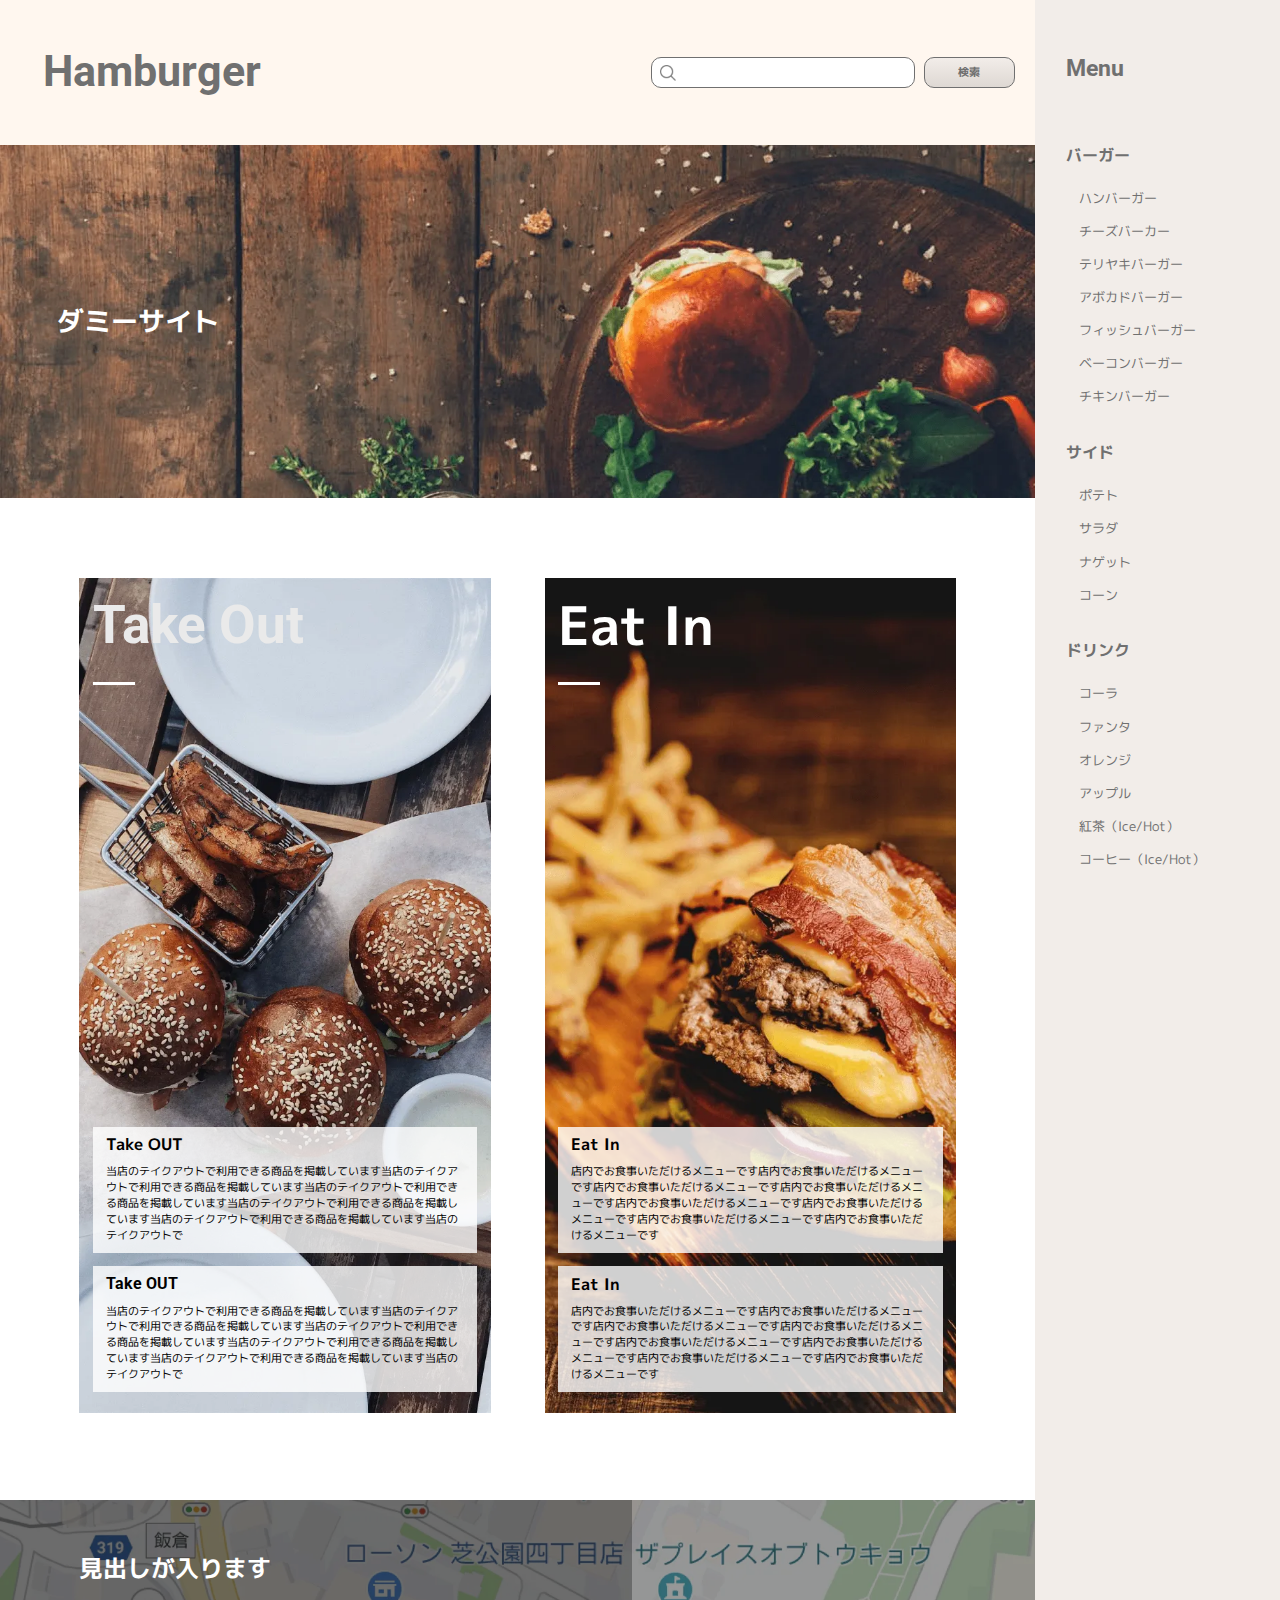
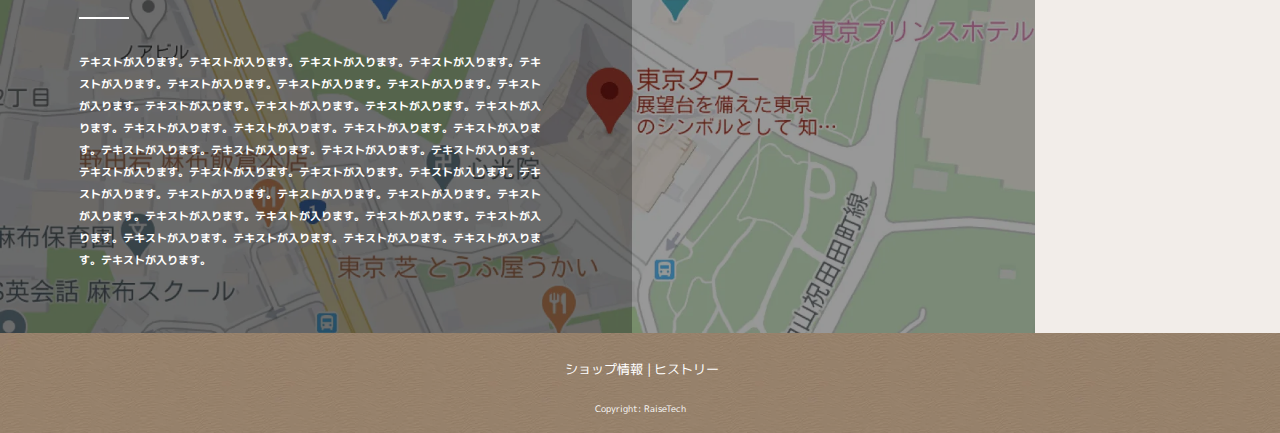
<file: index.html>
<!DOCTYPE html>
<html lang="ja">
    <head>
    <meta charset="utf-8">
    <meta name="viewport" content="width=device-width, initial-scale=1.0">
    <meta name="description" content="RaiseTechの課題サイトです。">
    <title>RaiseTech（レイズテック） | ハンバーガーサイト</title>
    <link rel="preconnect" href="https://fonts.googleapis.com">
    <link rel="preconnect" href="https://fonts.gstatic.com" crossorigin>
    <link href="https://fonts.googleapis.com/css2?family=M+PLUS+1p:wght@400;700&family=Roboto:wght@700&display=swap" rel="stylesheet">
    <link href="./css/style.css" rel="stylesheet">
    <link rel=”icon” href=“/favicon.ico”>
    <script defer src="https://code.jquery.com/jquery-3.7.1.min.js" integrity="sha256-/JqT3SQfawRcv/BIHPThkBvs0OEvtFFmqPF/lYI/Cxo=" crossorigin="anonymous"></script>
    <script defer src="./js/main.js"></script>
    </head>

<body>
<div class="c-wrapper">
<div class="c-container">
<header class="l-header p-header c-bg-color--salmon-pink">
    <p class="c-title--logo c-text--bold c-text--gray--primary"><a href="#">Hamburger</a></p>
    <form class="p-search--form" action="/" method="get">
        <label class="p-search__label" for="header-search">検索</label>
        <p class="p-search--box c-bg-color--white"><input id="header-search" type="text" name="header-search" placeholder=""></p>
        <p><button class="p-search--submit c-text--bold c-text--gray--primary" type="submit">検索</button></p>
    </form>
    <a href="#" class="p-header__button--menu c-text--bold c-text--gray--primary c-font--title">Menu</a>
</header>
<main class="l-main">
    <div class="p-frontHero">
        <h1 class="p-frontHero__title c-text--bold c-text--white">ダミーサイト</h1>
    </div>
    <div class="p-contents">
        <dl class="p-contents__list p-contents__list__takeOut">
            <dt class="p-contents__title c-text--gray--secondary c-text--bold c-font--title">Take Out</dt>
            <div>
            <dd class="p-contents__text"><p class="p-contents__subTitle c-text--bold">Take OUT</p><p class="p-contents__subText">当店のテイクアウトで利用できる商品を掲載しています当店のテイクアウトで利用できる商品を掲載しています当店のテイクアウトで利用できる商品を掲載しています当店のテイクアウトで利用できる商品を掲載しています当店のテイクアウトで利用できる商品を掲載しています当店のテイクアウトで</p></dd>
            <dd class="p-contents__text"><p class="p-contents__subTitle c-text--bold c-font--title">Take OUT</p><p class="p-contents__subText">当店のテイクアウトで利用できる商品を掲載しています当店のテイクアウトで利用できる商品を掲載しています当店のテイクアウトで利用できる商品を掲載しています当店のテイクアウトで利用できる商品を掲載しています当店のテイクアウトで利用できる商品を掲載しています当店のテイクアウトで</p></dd>
            </div>
        </dl>
        <dl class="p-contents__list p-contents__list__eatIn">
            <dt class="p-contents__title c-text--white c-text--bold">Eat In</dt>
            <div>
            <dd class="p-contents__text"><p class="p-contents__subTitle c-text--bold">Eat In</p><p class="p-contents__subText">店内でお食事いただけるメニューです店内でお食事いただけるメニューです店内でお食事いただけるメニューです店内でお食事いただけるメニューです店内でお食事いただけるメニューです店内でお食事いただけるメニューです店内でお食事いただけるメニューです店内でお食事いただけるメニューです</p></dd>
            <dd class="p-contents__text"><p class="p-contents__subTitle c-text--bold">Eat In</p><p class="p-contents__subText">店内でお食事いただけるメニューです店内でお食事いただけるメニューです店内でお食事いただけるメニューです店内でお食事いただけるメニューです店内でお食事いただけるメニューです店内でお食事いただけるメニューです店内でお食事いただけるメニューです店内でお食事いただけるメニューです</p></dd>
            </div>
        </dl>
    </div>
    <div class="p-access"> 
        <div class="p-access__wrapper">
            <div class="p-access__contents">
                <h2 class="p-access__title c-text--bold c-text--white">見出しが入ります</h2>
                <p class="p-access__text c-text--bold c-text--white">テキストが入ります。テキストが入ります。テキストが入ります。テキストが入ります。テキストが入ります。テキストが入ります。テキストが入ります。テキストが入ります。テキストが入ります。テキストが入ります。テキストが入ります。テキストが入ります。テキストが入ります。テキストが入ります。テキストが入ります。テキストが入ります。テキストが入ります。テキストが入ります。テキストが入ります。テキストが入ります。テキストが入ります。テキストが入ります。テキストが入ります。テキストが入ります。テキストが入ります。テキストが入ります。テキストが入ります。テキストが入ります。テキストが入ります。テキストが入ります。テキストが入ります。テキストが入ります。テキストが入ります。テキストが入ります。テキストが入ります。テキストが入ります。テキストが入ります。テキストが入ります。テキストが入ります。</p>
            </div>
        </div>
    </div>
</main>
</div>
<div class="l-sidebar p-sidebar c-bg-color--gray">
    <nav class="p-menu c-bg-color--gray">
        <p class="p-menu__title c-text--bold c-text--gray--primary c-font--title">Menu</p>
        <a href="#" class="p-nav__btn--close"><span class="p-nav__btn--close__text">メニューを閉じる</span></a>
        <ul class="p-menu__listBox c-text--gray--primary">
            <li><a class="p-menu__list c-text--bold" href="#">バーガー</a>
                <ul class="p-menu__subListBox">
                    <li class="p-menu__subList"><a href="#">ハンバーガー</a></li>
                    <li class="p-menu__subList"><a href="#">チーズバーカー</a></li>
                    <li class="p-menu__subList"><a href="#">テリヤキバーガー</a></li>
                    <li class="p-menu__subList"><a href="#">アボカドバーガー</a></li>
                    <li class="p-menu__subList"><a href="#">フィッシュバーガー</a></li>
                    <li class="p-menu__subList"><a href="#">ベーコンバーガー</a></li>
                    <li class="p-menu__subList"><a href="#">チキンバーガー</a></li>
                </ul></li>
            <li><a class="p-menu__list c-text--bold" href="#">サイド</a>
                <ul class="p-menu__subListBox">
                    <li class="p-menu__subList"><a href="#">ポテト</a></li>
                    <li class="p-menu__subList"><a href="#">サラダ</a></li>
                    <li class="p-menu__subList"><a href="#">ナゲット</a></li>
                    <li class="p-menu__subList"><a href="#">コーン</a></li>
                </ul></li>
            <li><a class="p-menu__list c-text--bold" href="#">ドリンク</a>
                <ul class="p-menu__subListBox">
                    <li class="p-menu__subList"><a href="#">コーラ</a></li>
                    <li class="p-menu__subList"><a href="#">ファンタ</a></li>
                    <li class="p-menu__subList"><a href="#">オレンジ</a></li>
                    <li class="p-menu__subList"><a href="#">アップル</a></li>
                    <li class="p-menu__subList"><a href="#">紅茶（Ice/Hot）</a></li>
                    <li class="p-menu__subList"><a href="#">コーヒー（Ice/Hot）</a></li>
                </ul></li>
        </ul>
    </nav>
</div>
<div class="p-nav__bg-color c-bg-color--black"></div>
</div>

<footer class="l-footer p-footer">
    <ul class="p-footer__listBox c-text--white">
        <li class="p-footer__list"><a href="#">ショップ情報</a></li>
        <li class="p-footer__list"><a href="#">ヒストリー</a></li>
    </ul>
    <small class="p-footer__copyright c-text--white">Copyright: RaiseTech</small>
</footer>
</body>
</html>
</file>
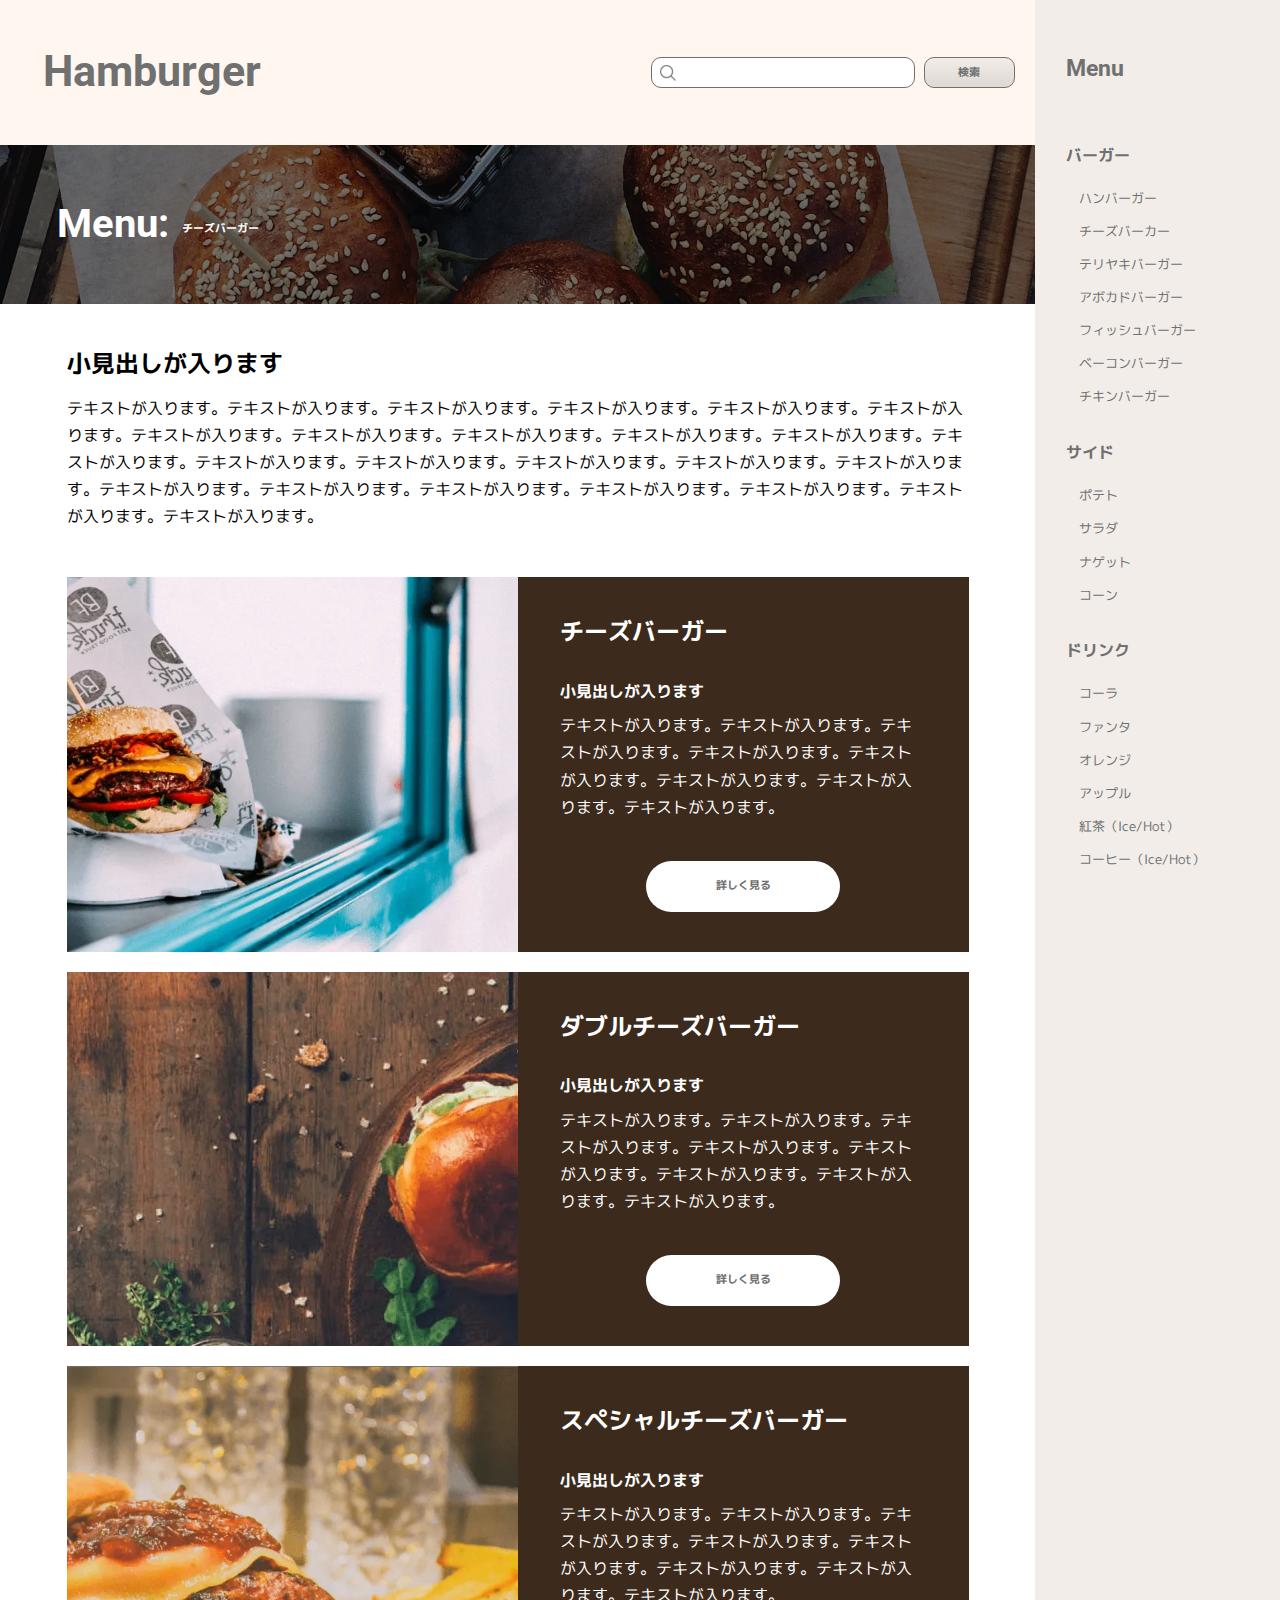
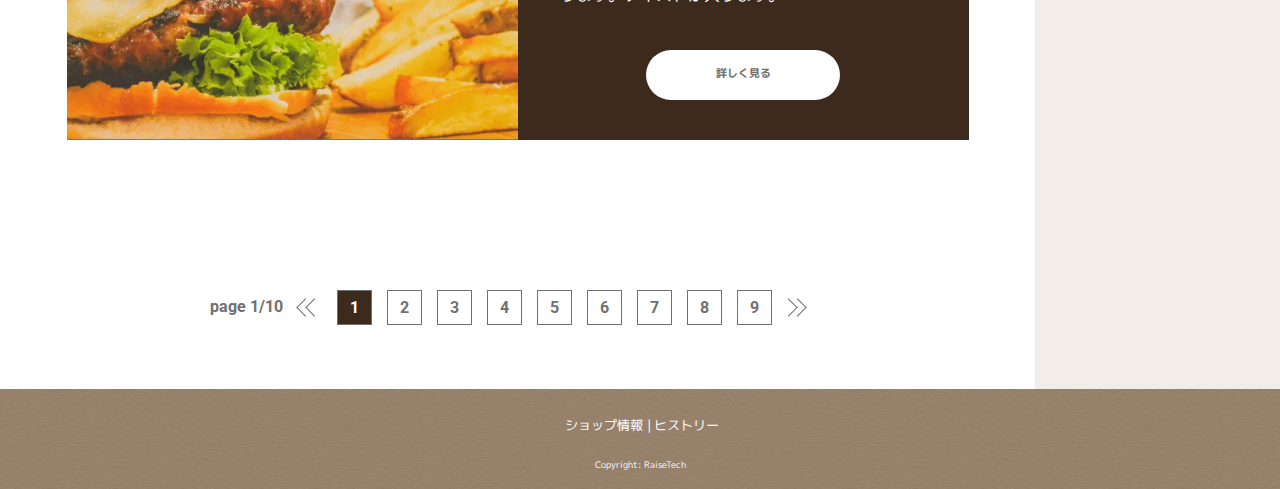
<file: archive.html>
<!DOCTYPE html>
<html lang="ja">
    <head>
    <meta charset="utf-8">
    <meta name="viewport" content="width=device-width, initial-scale=1.0">
    <meta name="description" content="RaiseTechの課題サイトです。">
    <title>RaiseTech（レイズテック） | ハンバーガーサイト</title>
    <link rel="preconnect" href="https://fonts.googleapis.com">
    <link rel="preconnect" href="https://fonts.gstatic.com" crossorigin>
    <link href="https://fonts.googleapis.com/css2?family=M+PLUS+1p:wght@400;700&family=Roboto:wght@700&display=swap" rel="stylesheet">
    <link href="./css/style.css" rel="stylesheet">
    <link rel=”icon” href=“/favicon.ico”>
    <script defer src="https://code.jquery.com/jquery-3.7.1.min.js" integrity="sha256-/JqT3SQfawRcv/BIHPThkBvs0OEvtFFmqPF/lYI/Cxo=" crossorigin="anonymous"></script>
    <script defer src="./js/main.js"></script>
    </head>

<body>
<div class="c-wrapper">
<div class="c-container">
<header class="l-header p-header c-bg-color--salmon-pink">
    <p class="c-title--logo c-text--bold c-text--gray--primary"><a href="#">Hamburger</a></p>
    <form class="p-search--form" action="/" method="get">
        <label class="p-search__label" for="header-search">検索</label>
        <p class="p-search--box c-bg-color--white"><input id="header-search" type="text" name="header-search" placeholder=""></p>
        <p><button class="p-search--submit c-text--bold c-text--gray--primary" type="submit">検索</button></p>
    </form>
    <a href="#" class="p-header__button--menu c-text--bold c-text--gray--primary c-font--title">Menu</a>
</header>
<main class="l-main">

        <section class="p-archive--Hero c-bg-color--black">
            <h1 class="p-archive__title c-text--bold c-text--white c-font--title">Menu:<span class="p-archive__title--text c-text--white c-text--bold c-font--primary c-font-size--primary">チーズバーガー</span></h1>
            <!--<picture class="p-archive__image">
                <source srcset="../images/archive-top-sp.webp" media="(max-width: 834px)" type="image/webp">
                <source srcset="../images/archive-top-tab.webp" media="(max-width: 1200px)" type="image/webp">
                <img src="../images/archive-top-pc.webp" alt=”hamburger”>
            </picture>-->
            <figure><img class="p-archive__image" src="../images/archive-top-pc.webp" alt=”hamburger”></figure>
        </section>


    <section class="c-section--container--primary">
        <h2 class="c-section__heading2 c-text--bold">小見出しが入ります</h2>
        <p class="c-section__text">テキストが入ります。テキストが入ります。テキストが入ります。テキストが入ります。テキストが入ります。テキストが入ります。テキストが入ります。テキストが入ります。テキストが入ります。テキストが入ります。テキストが入ります。テキストが入ります。テキストが入ります。テキストが入ります。テキストが入ります。テキストが入ります。テキストが入ります。テキストが入ります。テキストが入ります。テキストが入ります。テキストが入ります。テキストが入ります。テキストが入ります。テキストが入ります。</p>
        <article class="p-card">
            <div class="p-card__body">
                <figure class="p-card__image--container"><img class="p-card__image" src="./images/article_01.webp" alt="hamburger"></figure>
                <div class="p-card__text--body">
                <h3 class="p-card__title c-text--bold c-text--white">チーズバーガー</h3>
                    <p class="p-card__subtitle c-text--bold c-text--white">小見出しが入ります</p>
                    <p class="p-card__text c-text--white c-font-size--primar">テキストが入ります。テキストが入ります。テキストが入ります。テキストが入ります。テキストが入ります。テキストが入ります。テキストが入ります。テキストが入ります。</p>
                    <div class="p-card__link--container"><a href="#" class="p-card__link c-text--bold c-bg-color--white c-text--gray--primary">詳しく見る</a></div>
                </div>
            </div>
        </article>
                <article class="p-card">
            <div class="p-card__body">
                <figure class="p-card__image--container"><img class="p-card__image" src="./images/hero_01.webp" alt="hamburger"></figure>
                <div class="p-card__text--body">
                <h3 class="p-card__title c-text--bold c-text--white">ダブルチーズバーガー</h3>
                    <p class="p-card__subtitle c-text--bold c-text--white">小見出しが入ります</p>
                    <p class="p-card__text c-text--white c-font-size--primar">テキストが入ります。テキストが入ります。テキストが入ります。テキストが入ります。テキストが入ります。テキストが入ります。テキストが入ります。テキストが入ります。</p>
                    <div class="p-card__link--container"><a href="#" class="p-card__link c-text--bold c-bg-color--white c-text--gray--primary">詳しく見る</a></div>
                </div>
            </div>
        </article>
                <article class="p-card">
            <div class="p-card__body">
                <figure class="p-card__image--container"><img class="p-card__image" src="./images/article_02.webp" alt="hamburger"></figure>
                <div class="p-card__text--body">
                <h3 class="p-card__title c-text--bold c-text--white">スペシャルチーズバーガー</h3>
                    <p class="p-card__subtitle c-text--bold c-text--white">小見出しが入ります</p>
                    <p class="p-card__text c-text--white c-font-size--primar">テキストが入ります。テキストが入ります。テキストが入ります。テキストが入ります。テキストが入ります。テキストが入ります。テキストが入ります。テキストが入ります。</p>
                    <div class="p-card__link--container"><a href="#" class="p-card__link c-text--bold c-bg-color--white c-text--gray--primary">詳しく見る</a></div>
                </div>
            </div>
        </article>
    </section>
    <div class="p-pagination--pc c-text--gray--primary c-font--title">
        <p class="p-pagination__text c-text--bold">page 1/10</p>
        <ul class="p-pagination__list">
            <li><a class="p-pagination__list__link p-pagination__link--current c-text--bold p-pagination__arrow-prev u-mg-left0" href="#">1</a></li>
            <li><a class="p-pagination__list__link c-text--bold" href="#">2</a></li>
            <li><a class="p-pagination__list__link c-text--bold" href="#">3</a></li>
            <li><a class="p-pagination__list__link c-text--bold" href="#">4</a></li>
            <li><a class="p-pagination__list__link c-text--bold" href="#">5</a></li>
            <li><a class="p-pagination__list__link c-text--bold" href="#">6</a></li>
            <li><a class="p-pagination__list__link c-text--bold" href="#">7</a></li>
            <li><a class="p-pagination__list__link c-text--bold" href="#">8</a></li>
            <li><a class="p-pagination__list__link c-text--bold p-pagination__arrow-next" href="#">9</a></li>
        </ul>
    </div>
    <div class="p-pagination--sp c-font-size--primary">
        <a class="p-pagination__prev" href="#">前へ</a>
        <a class="p-pagination__next" href="#">次へ</a>
    </div>
</main>
</div>
<div class="l-sidebar p-sidebar c-bg-color--gray">
    <nav class="p-menu c-bg-color--gray">
        <p class="p-menu__title c-text--bold c-text--gray--primary c-font--title">Menu</p>
        <a href="#" class="p-nav__btn--close"><span class="p-nav__btn--close__text">メニューを閉じる</span></a>
        <ul class="p-menu__listBox c-text--gray--primary">
            <li><a class="p-menu__list c-text--bold" href="#">バーガー</a>
                <ul class="p-menu__subListBox">
                    <li class="p-menu__subList"><a href="#">ハンバーガー</a></li>
                    <li class="p-menu__subList"><a href="#">チーズバーカー</a></li>
                    <li class="p-menu__subList"><a href="#">テリヤキバーガー</a></li>
                    <li class="p-menu__subList"><a href="#">アボカドバーガー</a></li>
                    <li class="p-menu__subList"><a href="#">フィッシュバーガー</a></li>
                    <li class="p-menu__subList"><a href="#">ベーコンバーガー</a></li>
                    <li class="p-menu__subList"><a href="#">チキンバーガー</a></li>
                </ul></li>
            <li><a class="p-menu__list c-text--bold" href="#">サイド</a>
                <ul class="p-menu__subListBox">
                    <li class="p-menu__subList"><a href="#">ポテト</a></li>
                    <li class="p-menu__subList"><a href="#">サラダ</a></li>
                    <li class="p-menu__subList"><a href="#">ナゲット</a></li>
                    <li class="p-menu__subList"><a href="#">コーン</a></li>
                </ul></li>
            <li><a class="p-menu__list c-text--bold" href="#">ドリンク</a>
                <ul class="p-menu__subListBox">
                    <li class="p-menu__subList"><a href="#">コーラ</a></li>
                    <li class="p-menu__subList"><a href="#">ファンタ</a></li>
                    <li class="p-menu__subList"><a href="#">オレンジ</a></li>
                    <li class="p-menu__subList"><a href="#">アップル</a></li>
                    <li class="p-menu__subList"><a href="#">紅茶（Ice/Hot）</a></li>
                    <li class="p-menu__subList"><a href="#">コーヒー（Ice/Hot）</a></li>
                </ul></li>
        </ul>
    </nav>
</div>
<div class="p-nav__bg-color c-bg-color--black"></div>
</div>

<footer class="l-footer p-footer">
    <ul class="p-footer__listBox c-text--white">
        <li class="p-footer__list"><a href="#">ショップ情報</a></li>
        <li class="p-footer__list"><a href="#">ヒストリー</a></li>
    </ul>
    <small class="p-footer__copyright c-text--white">Copyright: RaiseTech</small>
</footer>
</body>
</html>
</file>
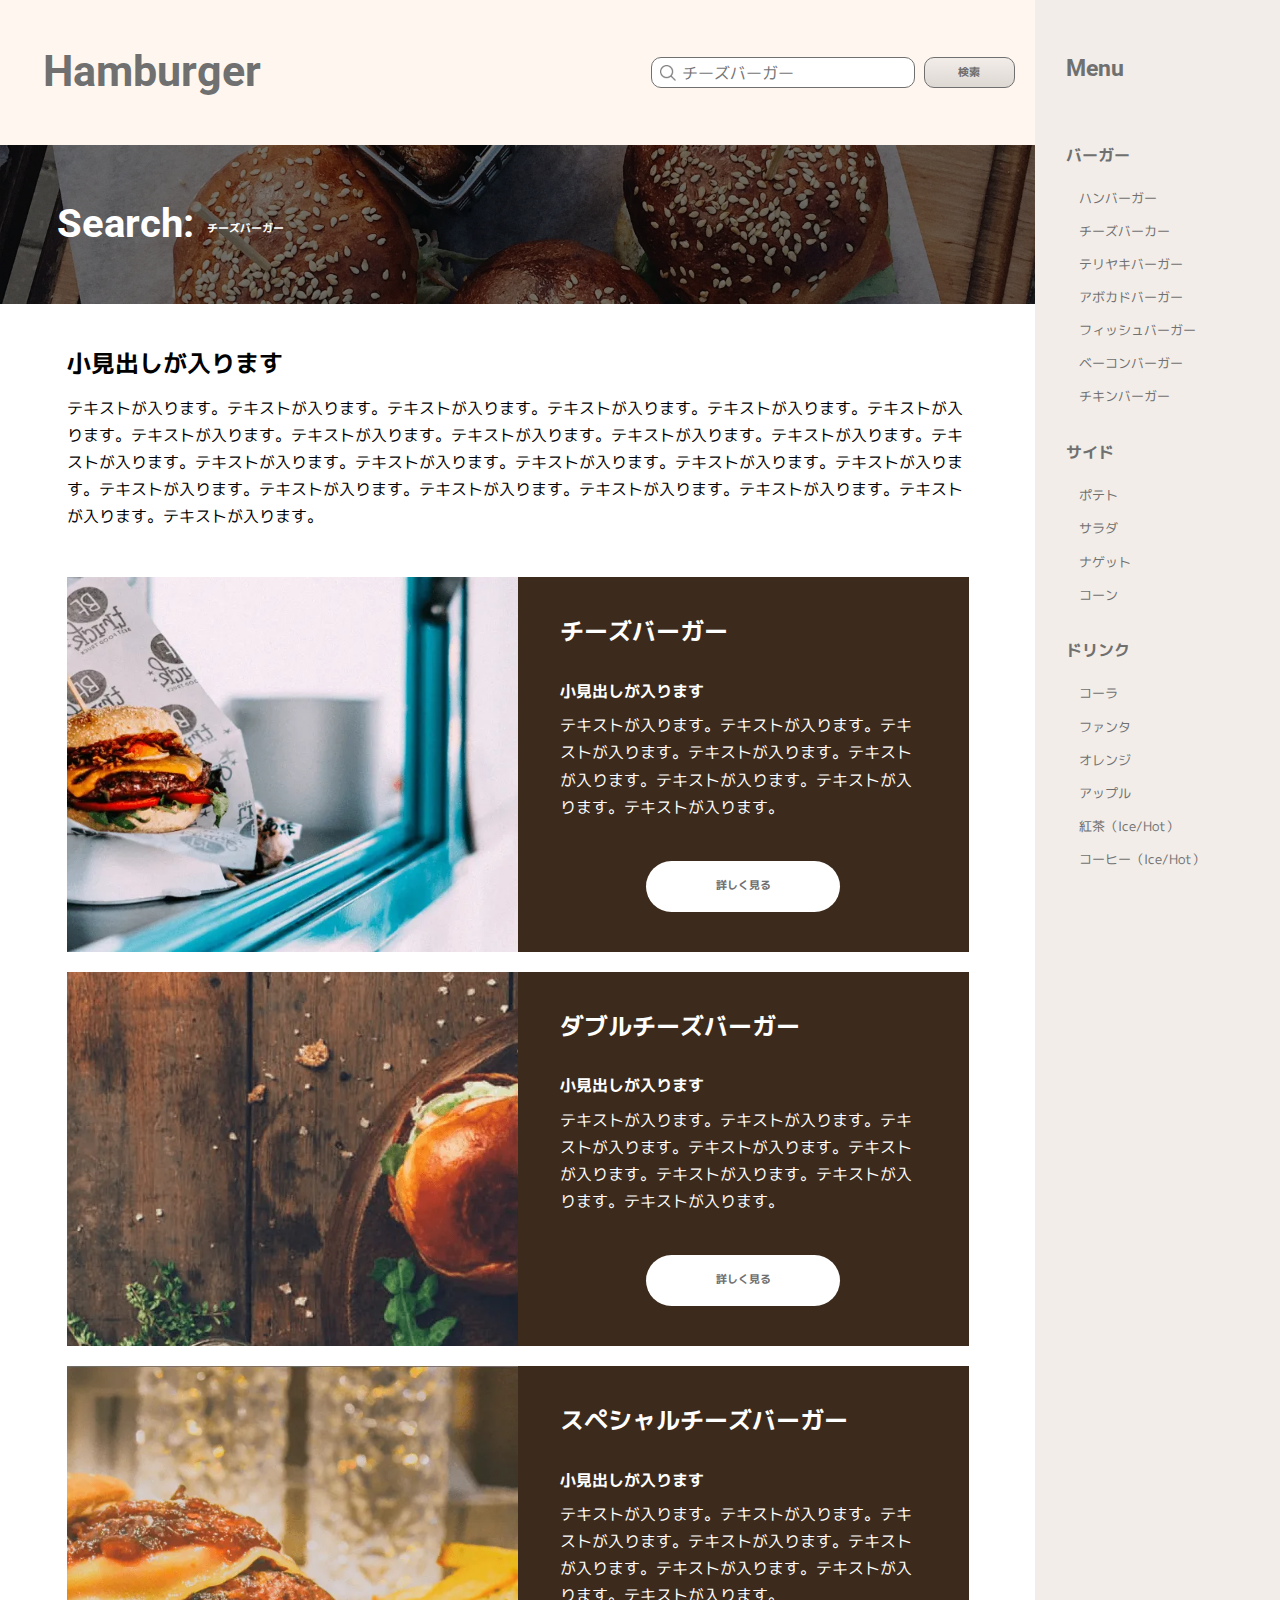
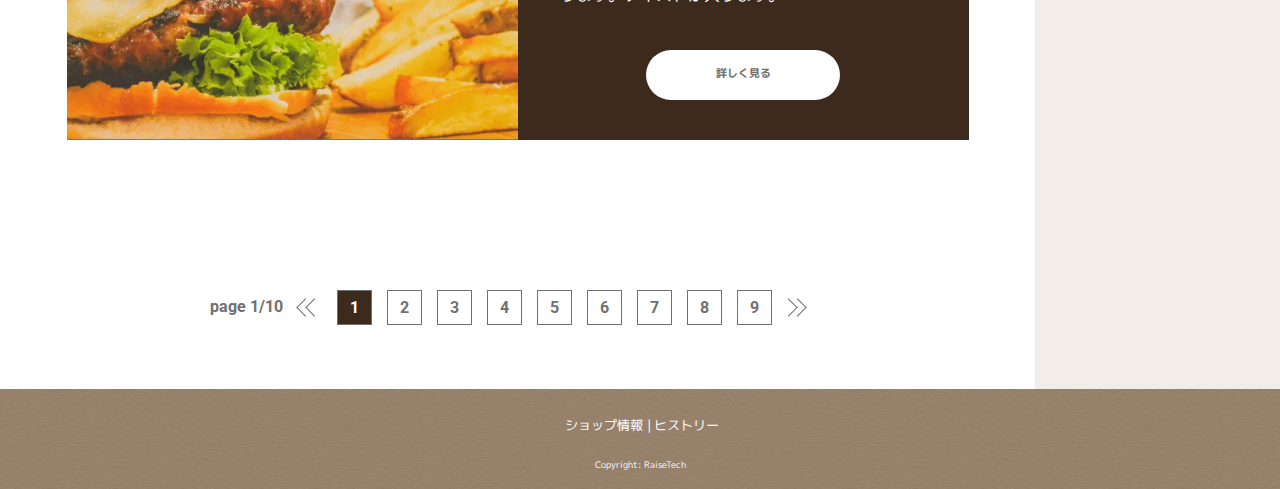
<file: archive_search.html>
<!DOCTYPE html>
<html lang="ja">
    <head>
    <meta charset="utf-8">
    <meta name="viewport" content="width=device-width, initial-scale=1.0">
    <meta name="description" content="RaiseTechの課題サイトです。">
    <title>RaiseTech（レイズテック） | ハンバーガーサイト</title>
    <link rel="preconnect" href="https://fonts.googleapis.com">
    <link rel="preconnect" href="https://fonts.gstatic.com" crossorigin>
    <link href="https://fonts.googleapis.com/css2?family=M+PLUS+1p:wght@400;700&family=Roboto:wght@700&display=swap" rel="stylesheet">
    <link href="./css/style.css" rel="stylesheet">
    <link rel=”icon” href=“/favicon.ico”>
    <script defer src="https://code.jquery.com/jquery-3.7.1.min.js" integrity="sha256-/JqT3SQfawRcv/BIHPThkBvs0OEvtFFmqPF/lYI/Cxo=" crossorigin="anonymous"></script>
    <script defer src="./js/main.js"></script>
    </head>

<body>
<div class="c-wrapper">
<div class="c-container">
<header class="l-header p-header c-bg-color--salmon-pink">
    <p class="c-title--logo c-text--bold c-text--gray--primary"><a href="#">Hamburger</a></p>
    <form class="p-search--form" action="/" method="get">
        <label class="p-search__label" for="header-search">検索</label>
        <p class="p-search--box c-bg-color--white"><input id="header-search" type="text" name="header-search" placeholder="チーズバーガー"></p>
        <p><button class="p-search--submit c-text--bold c-text--gray--primary" type="submit">検索</button></p>
    </form>
    <a href="#" class="p-header__button--menu c-text--bold c-text--gray--primary c-font--title">Menu</a>
</header>
<main class="l-main">
    <section class="p-archive--Hero c-bg-color--black">
    <h1 class="p-archive__title c-text--bold c-text--white c-font--title">Search:<span class="p-archive__title--text c-text--white c-text--bold c-font--primary c-font-size--primary">チーズバーガー</span></h1>
            <!--<picture class="p-archive__image">
                <source srcset="../images/archive-top-sp.webp" media="(max-width: 834px)" type="image/webp">
                <source srcset="../images/archive-top-tab.webp" media="(max-width: 1200px)" type="image/webp">
                <img src="../images/archive-top-pc.webp" alt=”hamburger”>
            </picture>-->
            <figure><img class="p-archive__image" src="../images/archive-top-pc.webp" alt=”hamburger”></figure>
    </section>

    <section class="c-section--container--primary">
        <h2 class="c-section__heading2 c-text--bold">小見出しが入ります</h2>
        <p class="c-section__text">テキストが入ります。テキストが入ります。テキストが入ります。テキストが入ります。テキストが入ります。テキストが入ります。テキストが入ります。テキストが入ります。テキストが入ります。テキストが入ります。テキストが入ります。テキストが入ります。テキストが入ります。テキストが入ります。テキストが入ります。テキストが入ります。テキストが入ります。テキストが入ります。テキストが入ります。テキストが入ります。テキストが入ります。テキストが入ります。テキストが入ります。テキストが入ります。</p>
        <article class="p-card">
            <div class="p-card__body">
                <figure class="p-card__image--container"><img class="p-card__image" src="./images/article_01.webp" alt="hamburger"></figure>
                <div class="p-card__text--body">
                <h3 class="p-card__title c-text--bold c-text--white">チーズバーガー</h3>
                    <p class="p-card__subtitle c-text--bold c-text--white">小見出しが入ります</p>
                    <p class="p-card__text c-text--white c-font-size--primar">テキストが入ります。テキストが入ります。テキストが入ります。テキストが入ります。テキストが入ります。テキストが入ります。テキストが入ります。テキストが入ります。</p>
                    <div class="p-card__link--container"><a href="#" class="p-card__link c-text--bold c-bg-color--white c-text--gray--primary">詳しく見る</a></div>
                </div>
            </div>
        </article>
                <article class="p-card">
            <div class="p-card__body">
                <figure class="p-card__image--container"><img class="p-card__image" src="./images/hero_01.webp" alt="hamburger"></figure>
                <div class="p-card__text--body">
                <h3 class="p-card__title c-text--bold c-text--white">ダブルチーズバーガー</h3>
                    <p class="p-card__subtitle c-text--bold c-text--white">小見出しが入ります</p>
                    <p class="p-card__text c-text--white c-font-size--primar">テキストが入ります。テキストが入ります。テキストが入ります。テキストが入ります。テキストが入ります。テキストが入ります。テキストが入ります。テキストが入ります。</p>
                    <div class="p-card__link--container"><a href="#" class="p-card__link c-text--bold c-bg-color--white c-text--gray--primary">詳しく見る</a></div>
                </div>
            </div>
        </article>
                <article class="p-card">
            <div class="p-card__body">
                <figure class="p-card__image--container"><img class="p-card__image" src="./images/article_02.webp" alt="hamburger"></figure>
                <div class="p-card__text--body">
                <h3 class="p-card__title c-text--bold c-text--white">スペシャルチーズバーガー</h3>
                    <p class="p-card__subtitle c-text--bold c-text--white">小見出しが入ります</p>
                    <p class="p-card__text c-text--white c-font-size--primar">テキストが入ります。テキストが入ります。テキストが入ります。テキストが入ります。テキストが入ります。テキストが入ります。テキストが入ります。テキストが入ります。</p>
                    <div class="p-card__link--container"><a href="#" class="p-card__link c-text--bold c-bg-color--white c-text--gray--primary">詳しく見る</a></div>
                </div>
            </div>
        </article>
    </section>
    <div class="p-pagination--pc c-text--gray--primary c-font--title">
        <p class="p-pagination__text c-text--bold">page 1/10</p>
        <ul class="p-pagination__list">
            <li><a class="p-pagination__list__link p-pagination__link--current c-text--bold p-pagination__arrow-prev u-mg-left0" href="#">1</a></li>
            <li><a class="p-pagination__list__link c-text--bold" href="#">2</a></li>
            <li><a class="p-pagination__list__link c-text--bold" href="#">3</a></li>
            <li><a class="p-pagination__list__link c-text--bold" href="#">4</a></li>
            <li><a class="p-pagination__list__link c-text--bold" href="#">5</a></li>
            <li><a class="p-pagination__list__link c-text--bold" href="#">6</a></li>
            <li><a class="p-pagination__list__link c-text--bold" href="#">7</a></li>
            <li><a class="p-pagination__list__link c-text--bold" href="#">8</a></li>
            <li><a class="p-pagination__list__link c-text--bold p-pagination__arrow-next" href="#">9</a></li>
        </ul>
    </div>
    <div class="p-pagination--sp c-font-size--primary">
        <a class="p-pagination__prev" href="#">前へ</a>
        <a class="p-pagination__next" href="#">次へ</a>
    </div>
</main>
</div>
<div class="l-sidebar p-sidebar c-bg-color--gray">
    <nav class="p-menu c-bg-color--gray">
        <p class="p-menu__title c-text--bold c-text--gray--primary c-font--title">Menu</p>
        <a href="#" class="p-nav__btn--close"><span class="p-nav__btn--close__text">メニューを閉じる</span></a>
        <ul class="p-menu__listBox c-text--gray--primary">
            <li><a class="p-menu__list c-text--bold" href="#">バーガー</a>
                <ul class="p-menu__subListBox">
                    <li class="p-menu__subList"><a href="#">ハンバーガー</a></li>
                    <li class="p-menu__subList"><a href="#">チーズバーカー</a></li>
                    <li class="p-menu__subList"><a href="#">テリヤキバーガー</a></li>
                    <li class="p-menu__subList"><a href="#">アボカドバーガー</a></li>
                    <li class="p-menu__subList"><a href="#">フィッシュバーガー</a></li>
                    <li class="p-menu__subList"><a href="#">ベーコンバーガー</a></li>
                    <li class="p-menu__subList"><a href="#">チキンバーガー</a></li>
                </ul></li>
            <li><a class="p-menu__list c-text--bold" href="#">サイド</a>
                <ul class="p-menu__subListBox">
                    <li class="p-menu__subList"><a href="#">ポテト</a></li>
                    <li class="p-menu__subList"><a href="#">サラダ</a></li>
                    <li class="p-menu__subList"><a href="#">ナゲット</a></li>
                    <li class="p-menu__subList"><a href="#">コーン</a></li>
                </ul></li>
            <li><a class="p-menu__list c-text--bold" href="#">ドリンク</a>
                <ul class="p-menu__subListBox">
                    <li class="p-menu__subList"><a href="#">コーラ</a></li>
                    <li class="p-menu__subList"><a href="#">ファンタ</a></li>
                    <li class="p-menu__subList"><a href="#">オレンジ</a></li>
                    <li class="p-menu__subList"><a href="#">アップル</a></li>
                    <li class="p-menu__subList"><a href="#">紅茶（Ice/Hot）</a></li>
                    <li class="p-menu__subList"><a href="#">コーヒー（Ice/Hot）</a></li>
                </ul></li>
        </ul>
    </nav>
</div>
<div class="p-nav__bg-color c-bg-color--black"></div>
</div>

<footer class="l-footer p-footer">
    <ul class="p-footer__listBox c-text--white">
        <li class="p-footer__list"><a href="#">ショップ情報</a></li>
        <li class="p-footer__list"><a href="#">ヒストリー</a></li>
    </ul>
    <small class="p-footer__copyright c-text--white">Copyright: RaiseTech</small>
</footer>
</body>
</html>
</file>
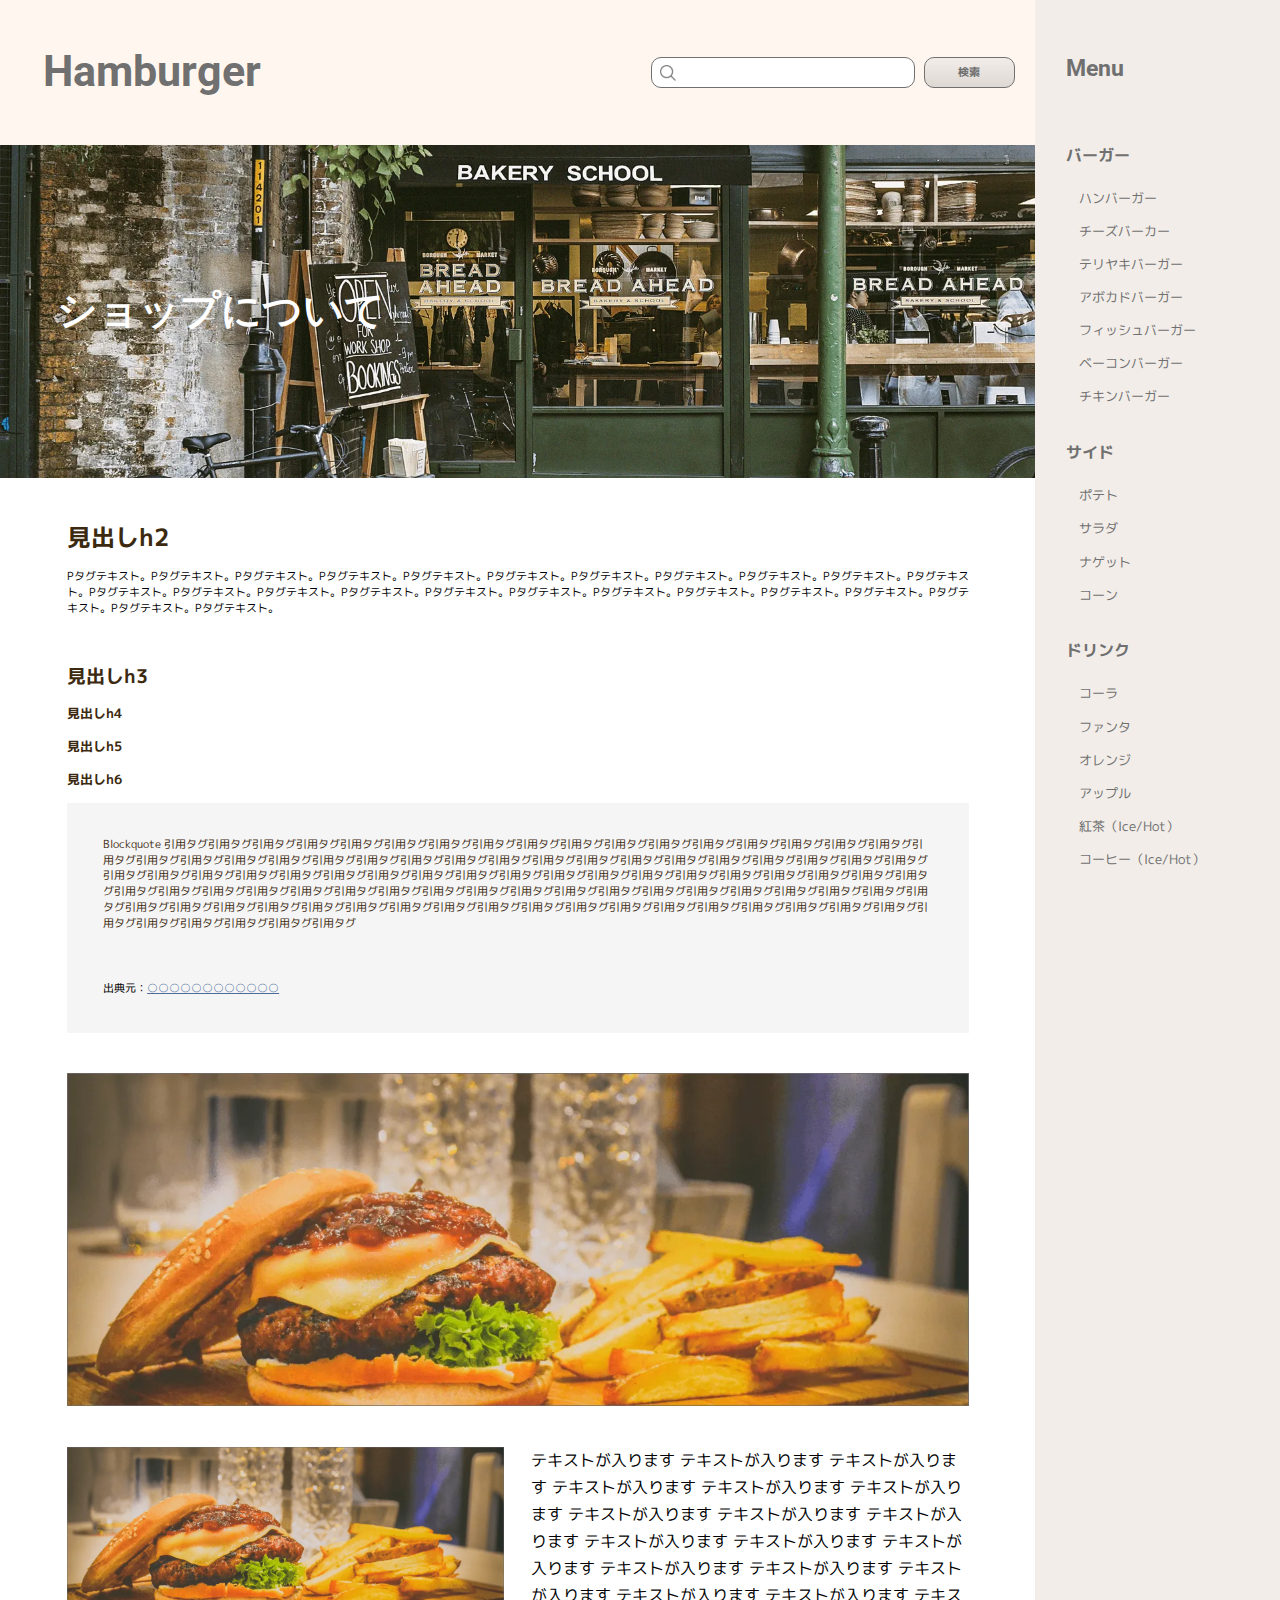
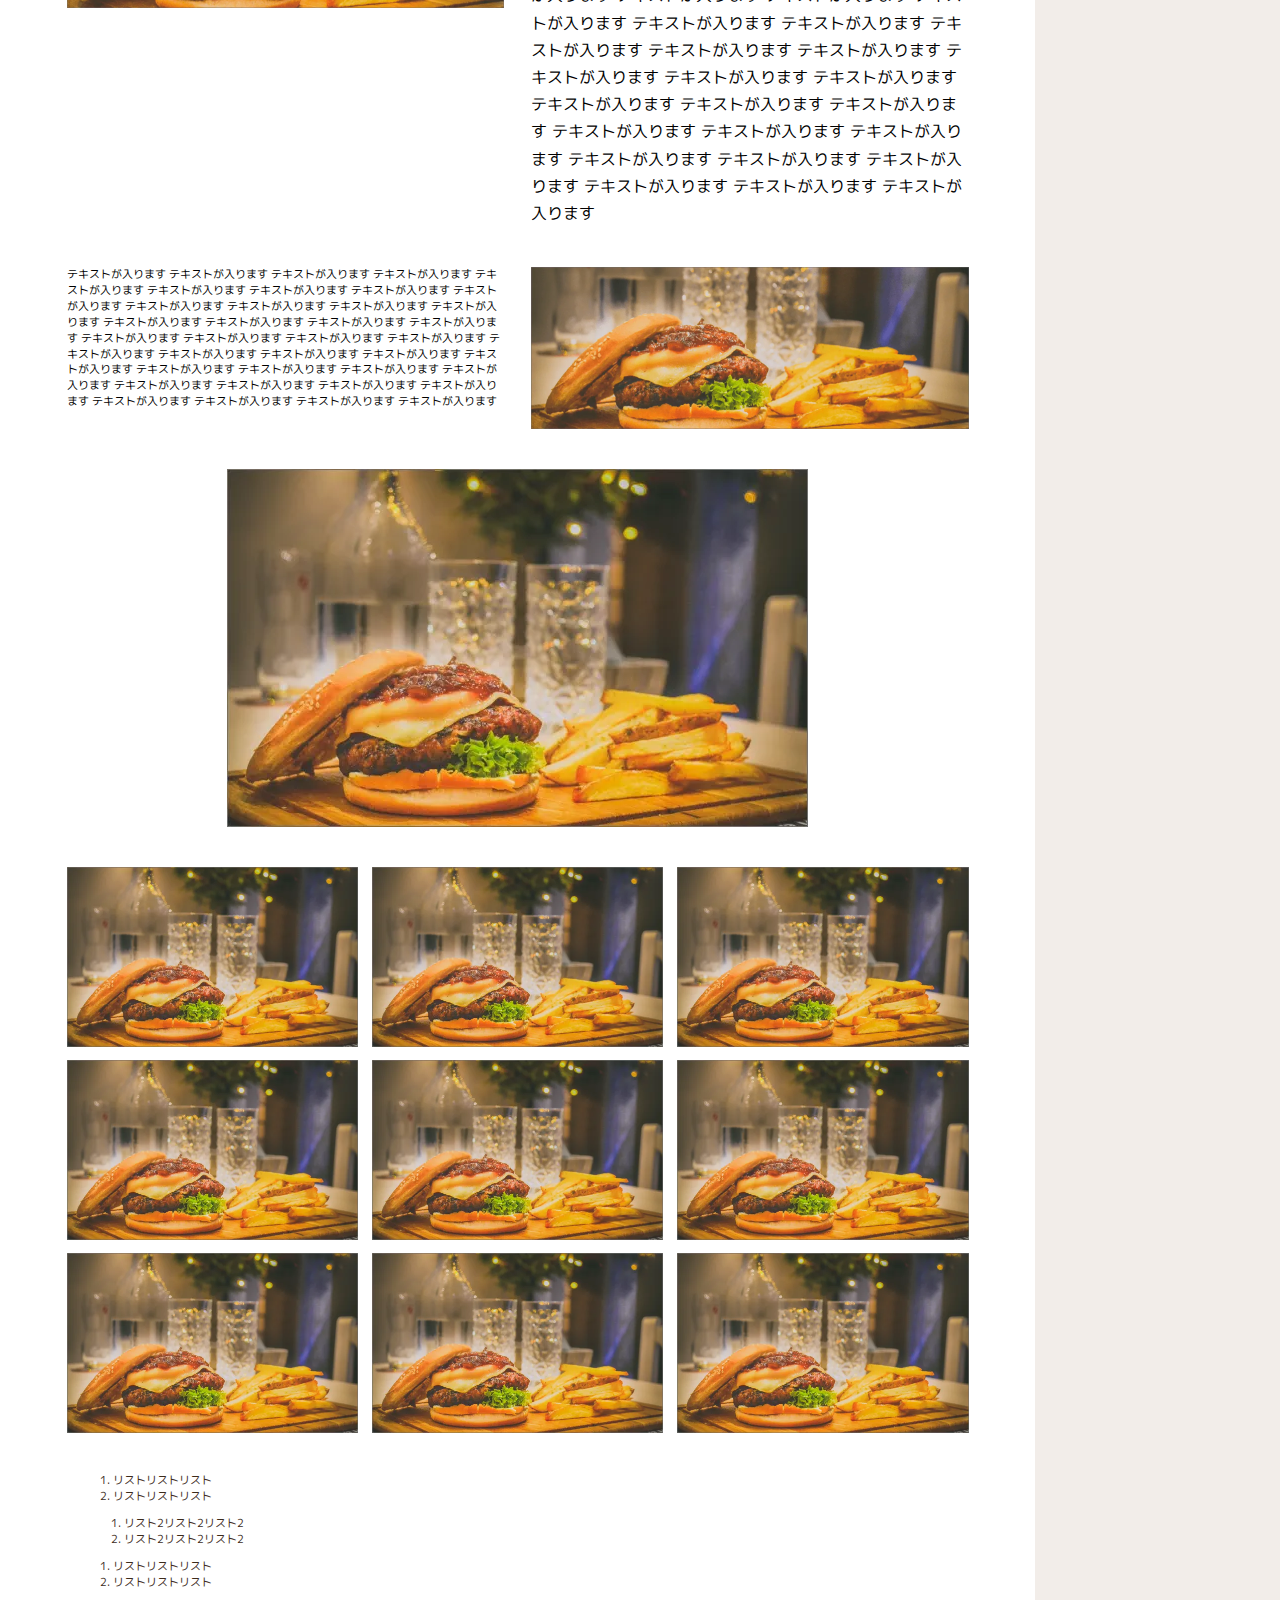
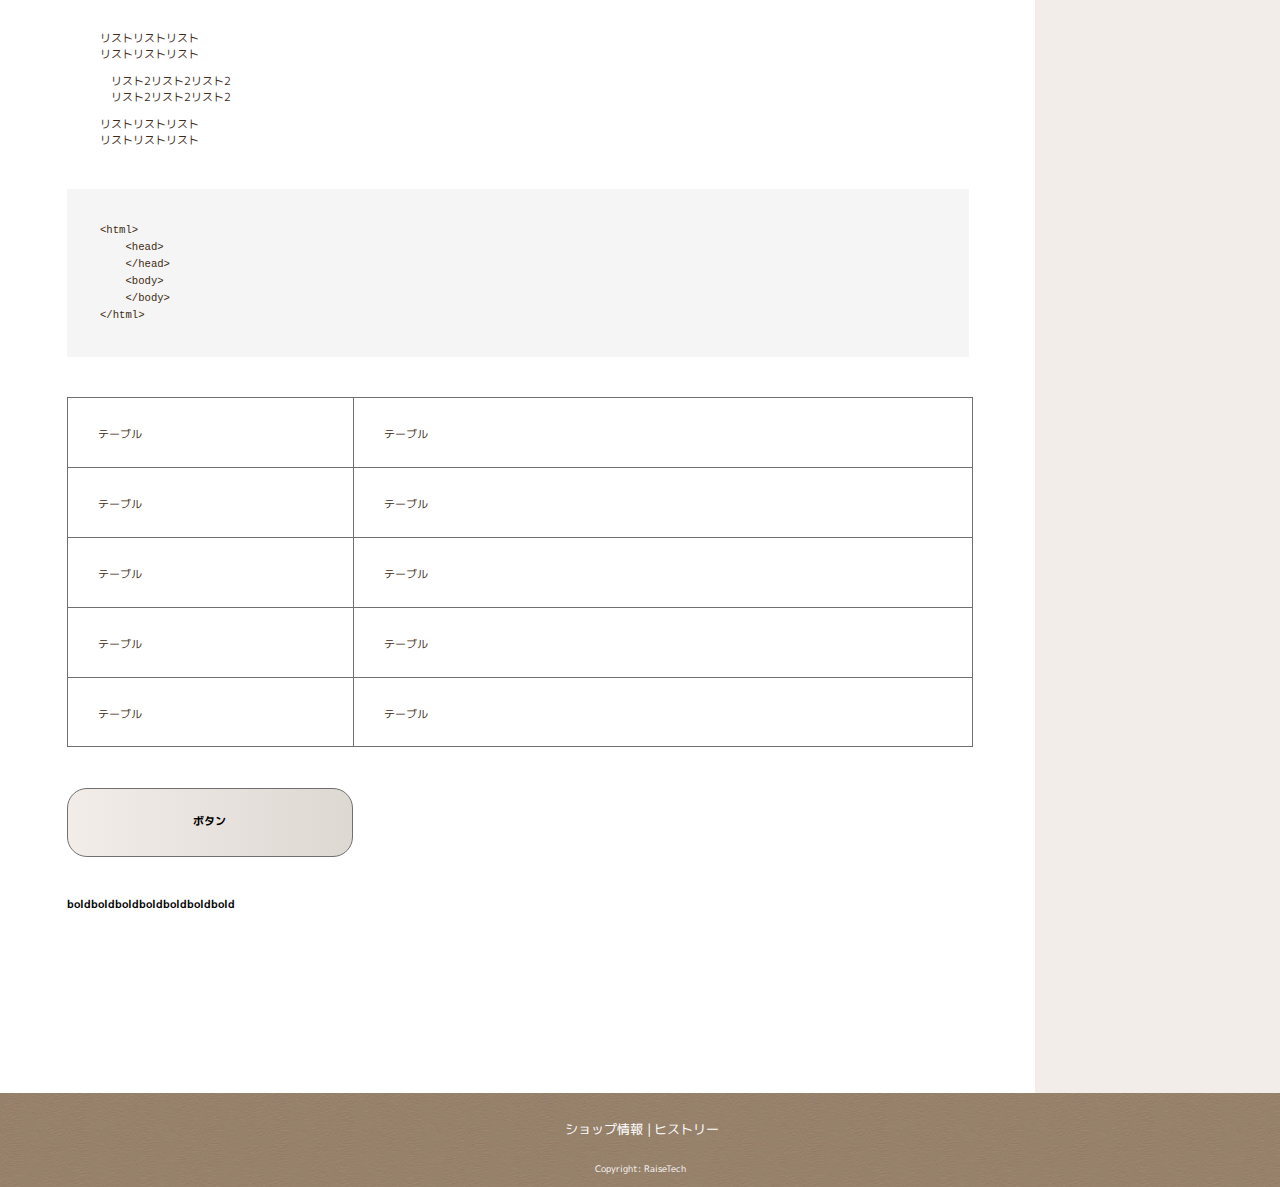
<file: shop.html>
<!DOCTYPE html>
<html lang="ja">
    <head>
    <meta charset="utf-8">
    <meta name="viewport" content="width=device-width, initial-scale=1.0">
    <meta name="description" content="RaiseTechの課題サイトです。">
    <title>RaiseTech（レイズテック） | ハンバーガーサイト</title>
    <link rel="preconnect" href="https://fonts.googleapis.com">
    <link rel="preconnect" href="https://fonts.gstatic.com" crossorigin>
    <link href="https://fonts.googleapis.com/css2?family=M+PLUS+1p:wght@400;700&family=Roboto:wght@700&display=swap" rel="stylesheet">
    <link href="./css/style.css" rel="stylesheet">
    <link rel=”icon” href=“/favicon.ico”>
    <script defer src="https://code.jquery.com/jquery-3.7.1.min.js" integrity="sha256-/JqT3SQfawRcv/BIHPThkBvs0OEvtFFmqPF/lYI/Cxo=" crossorigin="anonymous"></script>
    <script defer src="./js/main.js"></script>
    </head>

<body>
<div class="c-wrapper">
<div class="c-container">
<header class="l-header p-header c-bg-color--salmon-pink">
    <p class="c-title--logo c-text--bold c-text--gray--primary"><a href="#">Hamburger</a></p>
    <form class="p-search--form" action="/" method="get">
        <label class="p-search__label" for="header-search">検索</label>
        <p class="p-search--box c-bg-color--white"><input id="header-search" type="text" name="header-search" placeholder=""></p>
        <p><button class="p-search--submit c-text--bold c-text--gray--primary" type="submit">検索</button></p>
    </form>
    <a href="#" class="p-header__button--menu c-text--bold c-text--gray--primary c-font--title">Menu</a>
</header>
<main class="l-main">

    <section class="p-single--Hero">
        <h1 class="p-single__title c-text--bold c-text--white">ショップについて</h1>

            <!--<picture class="p-archive__image">
                <source srcset="../images/archive-top-sp.webp" media="(max-width: 834px)" type="image/webp">
                <source srcset="../images/archive-top-tab.webp" media="(max-width: 1200px)" type="image/webp">
                <img src="../images/archive-top-pc.webp" alt=”hamburger”>
            </picture>-->
            <figure><img class="p-single__image" src="../images/single-top-shop-pc.webp" alt=”ショップについて”></figure>
    </section>
    <section class="c-section--container--secondary">
        <h2 class="c-section__heading2 c-text--bold c-text--brown">見出しh2</h2>
        <p class="c-section__text c-font-size--primary">Pタグテキスト。Pタグテキスト。Pタグテキスト。Pタグテキスト。Pタグテキスト。Pタグテキスト。Pタグテキスト。Pタグテキスト。Pタグテキスト。Pタグテキスト。Pタグテキスト。Pタグテキスト。Pタグテキスト。Pタグテキスト。Pタグテキスト。Pタグテキスト。Pタグテキスト。Pタグテキスト。Pタグテキスト。Pタグテキスト。Pタグテキスト。Pタグテキスト。Pタグテキスト。Pタグテキスト。</p>
        <h3 class="c-section__heading3 c-text--bold c-text--brown">見出しh3</h3>
        <h4 class="c-section__heading4 c-text--bold c-text--brown">見出しh4</h4>
        <h5 class="c-section__heading5 c-text--bold c-text--brown">見出しh5</h5>
        <h6 class="c-section__heading6 c-text--bold c-text--brown">見出しh6</h6>

        <div class="p-blockquote c-bg-color--skyblue u-mg-bottom--primary">
            <blockquote class="p-blockquote__inner">
                <p class="p-blockquote__text c-font-size--primary c-text--brown">Blockquote 引用タグ引用タグ引用タグ引用タグ引用タグ引用タグ引用タグ引用タグ引用タグ引用タグ引用タグ引用タグ引用タグ引用タグ引用タグ引用タグ引用タグ引用タグ引用タグ引用タグ引用タグ引用タグ引用タグ引用タグ引用タグ引用タグ引用タグ引用タグ引用タグ引用タグ引用タグ引用タグ引用タグ引用タグ引用タグ引用タグ引用タグ引用タグ引用タグ引用タグ引用タグ引用タグ引用タグ引用タグ引用タグ引用タグ引用タグ引用タグ引用タグ引用タグ引用タグ引用タグ引用タグ引用タグ引用タグ引用タグ引用タグ引用タグ引用タグ引用タグ引用タグ引用タグ引用タグ引用タグ引用タグ引用タグ引用タグ引用タグ引用タグ引用タグ引用タグ引用タグ引用タグ引用タグ引用タグ引用タグ引用タグ引用タグ引用タグ引用タグ引用タグ引用タグ引用タグ引用タグ引用タグ引用タグ引用タグ引用タグ引用タグ引用タグ引用タグ引用タグ引用タグ引用タグ引用タグ引用タグ引用タグ引用タグ</p>
            </blockquote>
            <cite class="p-blockquote__source c-font-size--primary">出典元：<a class="p-blockquote__link" href="#">○○○○○○○○○○○○</a></cite>
        </div>
    </section>
    <article class="p-single">
        <figure class="p-single__img--full u-mg-bottom--primary"><img src="./images/article_02.webp" alt="hamburger"></figure>
        <div class="p-single__col c-flex u-mg-bottom--primary">
            <figure class="p-single__col__img c-col--primary c-font-size--primary"><img src="./images/article_02.webp" alt="hamburger"></figure>
            <p class="p-single__col__text c-col--primary">テキストが入ります テキストが入ります テキストが入ります テキストが入ります テキストが入ります テキストが入ります テキストが入ります テキストが入ります テキストが入ります テキストが入ります テキストが入ります テキストが入ります テキストが入ります テキストが入ります テキストが入ります テキストが入ります テキストが入ります テキストが入ります テキストが入ります テキストが入ります テキストが入ります テキストが入ります テキストが入ります テキストが入ります テキストが入ります テキストが入ります テキストが入ります テキストが入ります テキストが入ります テキストが入ります テキストが入ります テキストが入ります テキストが入ります テキストが入ります テキストが入ります テキストが入ります テキストが入ります テキストが入ります</p>
        </div>
        <div class="p-single__col c-flex u-mg-bottom--primary">
            <p class="p-single__col__text c-col--primary c-font-size--primary">テキストが入ります テキストが入ります テキストが入ります テキストが入ります テキストが入ります テキストが入ります テキストが入ります テキストが入ります テキストが入ります テキストが入ります テキストが入ります テキストが入ります テキストが入ります テキストが入ります テキストが入ります テキストが入ります テキストが入ります テキストが入ります テキストが入ります テキストが入ります テキストが入ります テキストが入ります テキストが入ります テキストが入ります テキストが入ります テキストが入ります テキストが入ります テキストが入ります テキストが入ります テキストが入ります テキストが入ります テキストが入ります テキストが入ります テキストが入ります テキストが入ります テキストが入ります テキストが入ります テキストが入ります</p>
            <figure class="p-single__col__img c-col--primary"><img src="./images/article_02.webp" alt="hamburger"></figure>
        </div>
        <figure class="p-single__img--center u-mg-bottom--primary"><img src="./images/article_03.webp" alt="hamburger"></figure>
        <div class="c-grid--container u-mg-bottom--primary">
            <ul class="c-grid">
                <li class="c-grid__item"><img src="./images/article_03.webp" alt="hamburger"></li>
                <li class="c-grid__item"><img src="./images/article_03.webp" alt="hamburger"></li>
                <li class="c-grid__item"><img src="./images/article_03.webp" alt="hamburger"></li>
                <li class="c-grid__item"><img src="./images/article_03.webp" alt="hamburger"></li>
                <li class="c-grid__item"><img src="./images/article_03.webp" alt="hamburger"></li>
                <li class="c-grid__item"><img src="./images/article_03.webp" alt="hamburger"></li>
                <li class="c-grid__item"><img src="./images/article_03.webp" alt="hamburger"></li>
                <li class="c-grid__item"><img src="./images/article_03.webp" alt="hamburger"></li>
                <li class="c-grid__item"><img src="./images/article_03.webp" alt="hamburger"></li>
            </ul>
        </div>
        <div class="p-ordered--container c-font-size--primary u-mg-bottom--primary">
            <ol class="p-ordered--primary">
                <li class="p-ordered__list">リストリストリスト</li>
                <li class="p-ordered__list">リストリストリスト
                    <ol class="p-ordered--secondary">
                        <li class="p-ordered__list">リスト2リスト2リスト2</li>
                        <li class="p-ordered__list">リスト2リスト2リスト2</li>
                    </ol>
                </li>
            </ol>
            <ol class="p-ordered--primary">
                <li class="p-ordered__list">リストリストリスト</li>
                <li class="p-ordered__list">リストリストリスト</li>
            </ol>
        </div>
        <div class="p-unordered--container c-font-size--primary u-mg-bottom--primary">
            <ul class="p-unordered--primary">
                <li class="p-unordered__list">リストリストリスト</li>
                <li class="p-unordered__list">リストリストリスト
                    <ul class="p-unordered--secondary">
                        <li class="p-unordered__list">リスト2リスト2リスト2</li>
                        <li class="p-unordered__list">リスト2リスト2リスト2</li>
                    </ul>
                </li>
            </ul>
            <ul class="p-unordered--primary">
                <li class="p-unordered__list">リストリストリスト</li>
                <li class="p-unordered__list">リストリストリスト</li>
            </ul>
        </div>
        <div>
            <pre class="p-pre u-mg-bottom--primary c-text--brown c-bg-color--skyblue c-font-size--primary c-font--primary">
<code class="c-text-font--primary">&lt;html&gt;
    &lt;head&gt;
    &lt;/head&gt;
    &lt;body&gt;
    &lt;/body&gt;
&lt;/html&gt;</code></pre>
        </div>
        <div class="p-table--container c-font-size--primary u-mg-bottom--primary">
            <table class="p-table c-text--brown">
                <tr class="p-table__row">
                    <td class="p-table__cell--left">テーブル</td>
                    <td class="p-table__cell--right">テーブル</td>
                </tr>
                <tr class="p-table__row">
                    <td class="p-table__cell--left">テーブル</td>
                    <td class="p-table__cell--right">テーブル</td>
                </tr>
                <tr class="p-table__row">
                    <td class="p-table__cell--left">テーブル</td>
                    <td class="p-table__cell--right">テーブル</td>
                </tr>
                <tr class="p-table__row">
                    <td class="p-table__cell--left">テーブル</td>
                    <td class="p-table__cell--right">テーブル</td>
                </tr>
                <tr class="p-table__row">
                    <td class="p-table__cell--left">テーブル</td>
                    <td class="p-table__cell--right">テーブル</td>
                </tr>
            </table>
        </div>
        <div>
            <a href="#" class="c-button--primary c-text--bold u-mg-bottom--primary c-font-size--primary">ボタン</a>
        </div>
        <div>
            <p class="c-text--bold c-font-size--primary">boldboldboldboldboldboldbold</p>
        </div>
    </article>
    </section>
</main>
</div>
<div class="l-sidebar p-sidebar c-bg-color--gray">
    <nav class="p-menu c-bg-color--gray">
        <p class="p-menu__title c-text--bold c-text--gray--primary c-font--title">Menu</p>
        <a href="#" class="p-nav__btn--close"><span class="p-nav__btn--close__text">メニューを閉じる</span></a>
        <ul class="p-menu__listBox c-text--gray--primary">
            <li><a class="p-menu__list c-text--bold" href="#">バーガー</a>
                <ul class="p-menu__subListBox">
                    <li class="p-menu__subList"><a href="#">ハンバーガー</a></li>
                    <li class="p-menu__subList"><a href="#">チーズバーカー</a></li>
                    <li class="p-menu__subList"><a href="#">テリヤキバーガー</a></li>
                    <li class="p-menu__subList"><a href="#">アボカドバーガー</a></li>
                    <li class="p-menu__subList"><a href="#">フィッシュバーガー</a></li>
                    <li class="p-menu__subList"><a href="#">ベーコンバーガー</a></li>
                    <li class="p-menu__subList"><a href="#">チキンバーガー</a></li>
                </ul></li>
            <li><a class="p-menu__list c-text--bold" href="#">サイド</a>
                <ul class="p-menu__subListBox">
                    <li class="p-menu__subList"><a href="#">ポテト</a></li>
                    <li class="p-menu__subList"><a href="#">サラダ</a></li>
                    <li class="p-menu__subList"><a href="#">ナゲット</a></li>
                    <li class="p-menu__subList"><a href="#">コーン</a></li>
                </ul></li>
            <li><a class="p-menu__list c-text--bold" href="#">ドリンク</a>
                <ul class="p-menu__subListBox">
                    <li class="p-menu__subList"><a href="#">コーラ</a></li>
                    <li class="p-menu__subList"><a href="#">ファンタ</a></li>
                    <li class="p-menu__subList"><a href="#">オレンジ</a></li>
                    <li class="p-menu__subList"><a href="#">アップル</a></li>
                    <li class="p-menu__subList"><a href="#">紅茶（Ice/Hot）</a></li>
                    <li class="p-menu__subList"><a href="#">コーヒー（Ice/Hot）</a></li>
                </ul></li>
        </ul>
    </nav>
</div>
<div class="p-nav__bg-color c-bg-color--black"></div>
</div>

<footer class="l-footer p-footer">
    <ul class="p-footer__listBox c-text--white">
        <li class="p-footer__list"><a href="#">ショップ情報</a></li>
        <li class="p-footer__list"><a href="#">ヒストリー</a></li>
    </ul>
    <small class="p-footer__copyright c-text--white">Copyright: RaiseTech</small>
</footer>
</body>
</html>
</file>
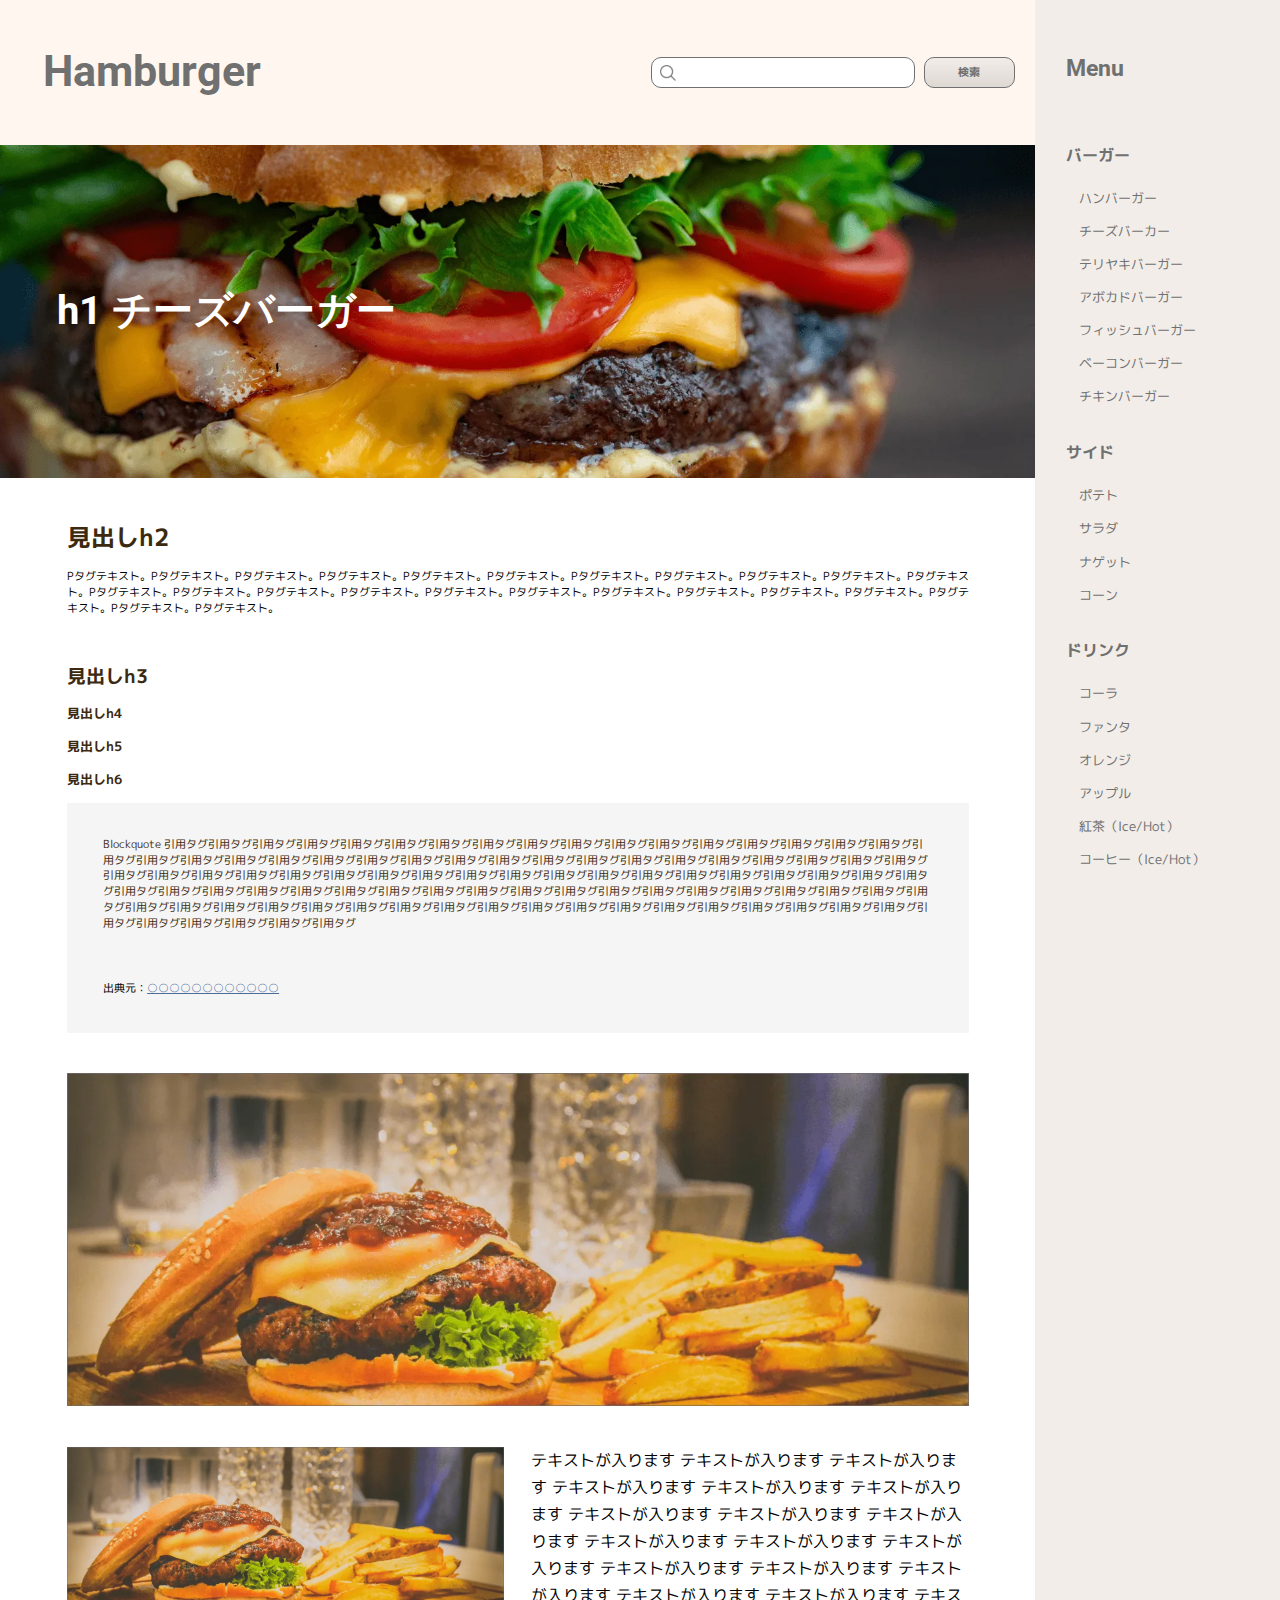
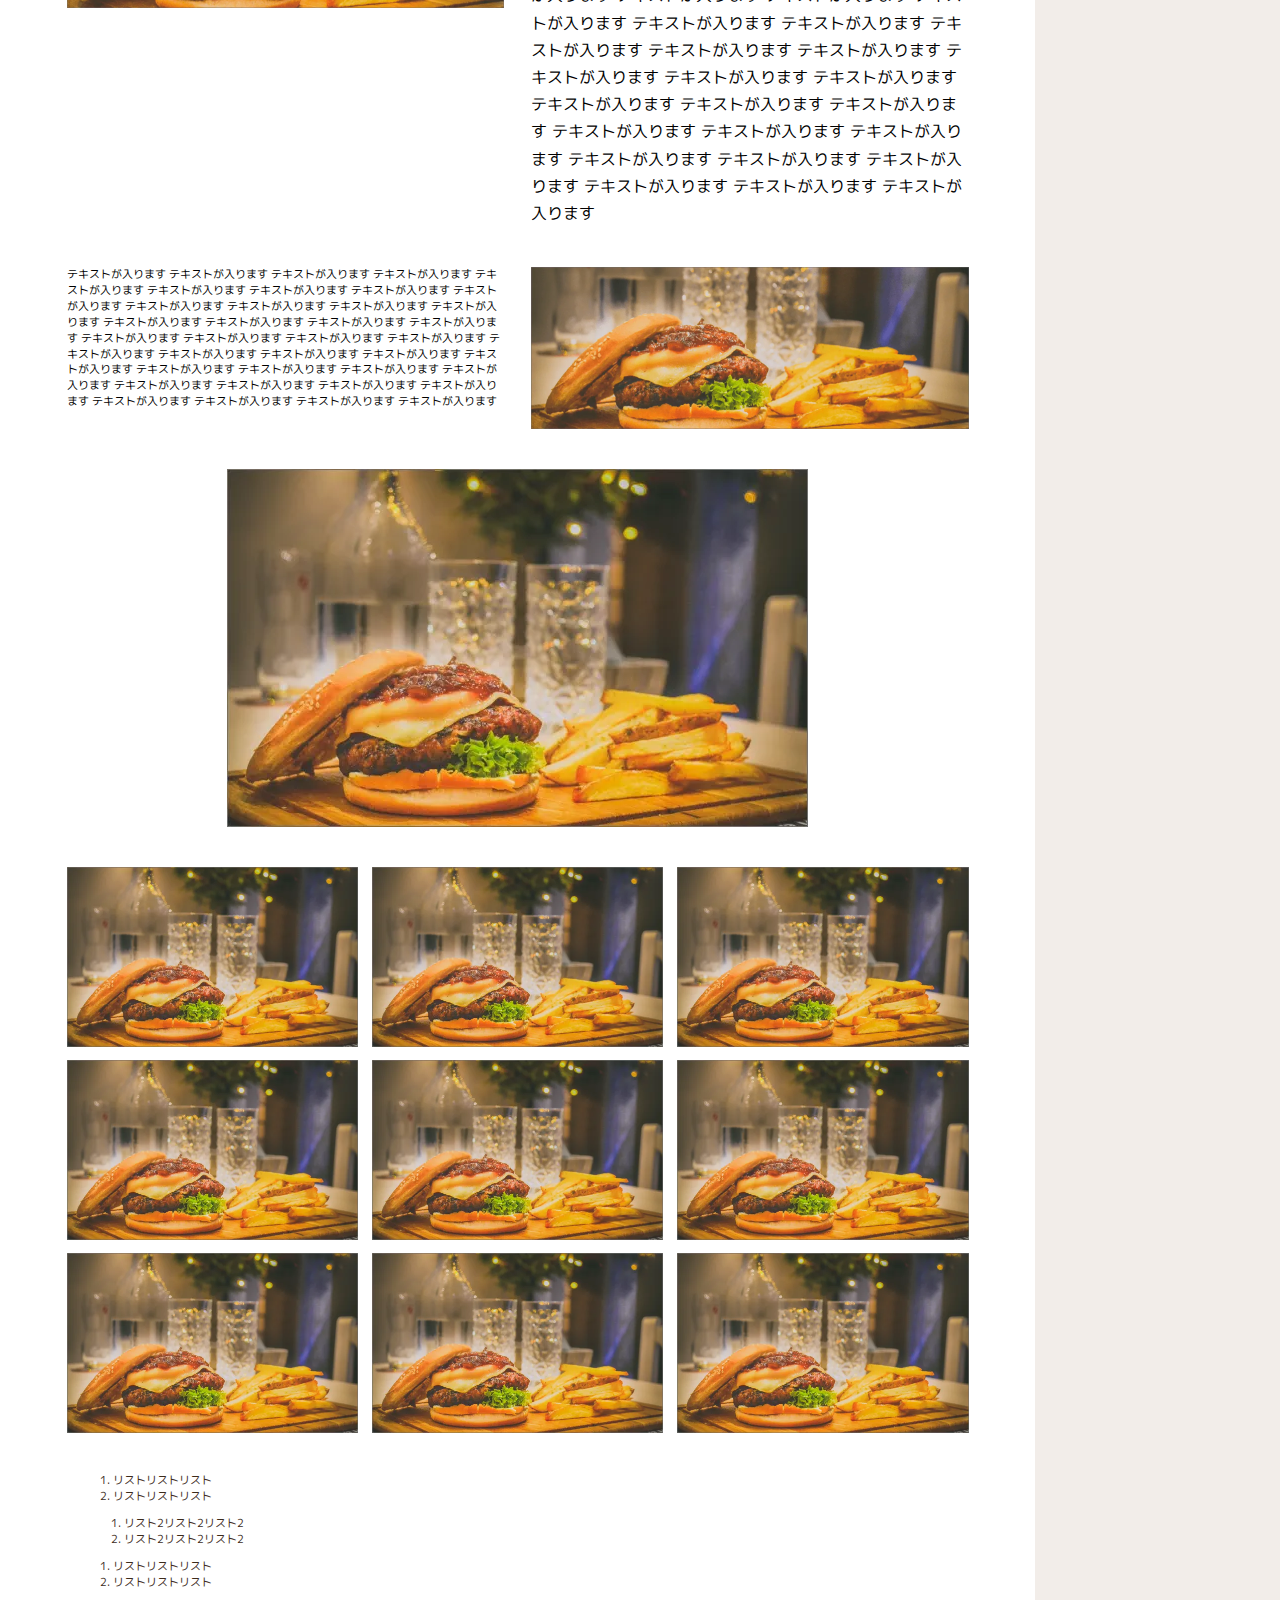
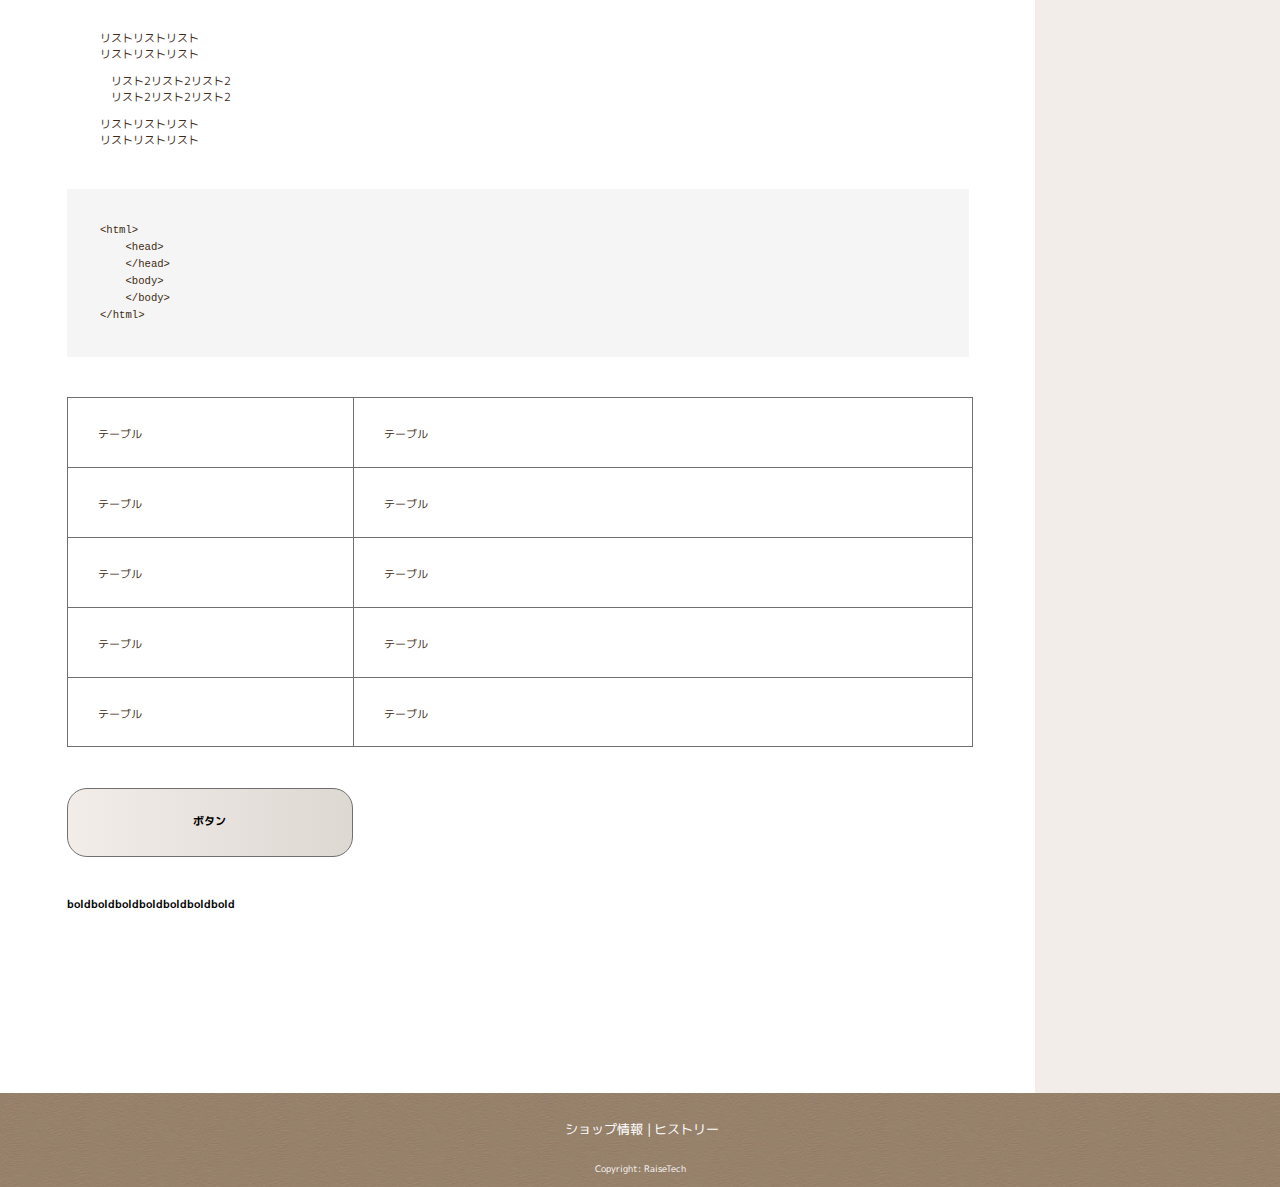
<file: single.html>
<!DOCTYPE html>
<html lang="ja">
    <head>
    <meta charset="utf-8">
    <meta name="viewport" content="width=device-width, initial-scale=1.0">
    <meta name="description" content="RaiseTechの課題サイトです。">
    <title>RaiseTech（レイズテック） | ハンバーガーサイト</title>
    <link rel="preconnect" href="https://fonts.googleapis.com">
    <link rel="preconnect" href="https://fonts.gstatic.com" crossorigin>
    <link href="https://fonts.googleapis.com/css2?family=M+PLUS+1p:wght@400;700&family=Roboto:wght@700&display=swap" rel="stylesheet">
    <link href="./css/style.css" rel="stylesheet">
    <link rel=”icon” href=“/favicon.ico”>
    <script defer src="https://code.jquery.com/jquery-3.7.1.min.js" integrity="sha256-/JqT3SQfawRcv/BIHPThkBvs0OEvtFFmqPF/lYI/Cxo=" crossorigin="anonymous"></script>
    <script defer src="./js/main.js"></script>
    </head>

<body>
<div class="c-wrapper">
<div class="c-container">
<header class="l-header p-header c-bg-color--salmon-pink">
    <p class="c-title--logo c-text--bold c-text--gray--primary"><a href="#">Hamburger</a></p>
    <form class="p-search--form" action="/" method="get">
        <label class="p-search__label" for="header-search">検索</label>
        <p class="p-search--box c-bg-color--white"><input id="header-search" type="text" name="header-search" placeholder=""></p>
        <p><button class="p-search--submit c-text--bold c-text--gray--primary" type="submit">検索</button></p>
    </form>
    <a href="#" class="p-header__button--menu c-text--bold c-text--gray--primary c-font--title">Menu</a>
</header>
<main class="l-main">

    <section class="p-single--Hero">
        <h1 class="p-single__title c-text--bold c-text--white">h1 チーズバーガー</h1>

            <!--<picture class="p-archive__image">
                <source srcset="../images/archive-top-sp.webp" media="(max-width: 834px)" type="image/webp">
                <source srcset="../images/archive-top-tab.webp" media="(max-width: 1200px)" type="image/webp">
                <img src="../images/archive-top-pc.webp" alt=”hamburger”>
            </picture>-->
            <figure><img class="p-single__image" src="../images/single-top-cheese-pc.webp" alt=”チーズバーガー”></figure>
    </section>

    <section class="c-section--container--secondary">
        <h2 class="c-section__heading2 c-text--bold c-text--brown">見出しh2</h2>
        <p class="c-section__text c-font-size--primary">Pタグテキスト。Pタグテキスト。Pタグテキスト。Pタグテキスト。Pタグテキスト。Pタグテキスト。Pタグテキスト。Pタグテキスト。Pタグテキスト。Pタグテキスト。Pタグテキスト。Pタグテキスト。Pタグテキスト。Pタグテキスト。Pタグテキスト。Pタグテキスト。Pタグテキスト。Pタグテキスト。Pタグテキスト。Pタグテキスト。Pタグテキスト。Pタグテキスト。Pタグテキスト。Pタグテキスト。</p>
        <h3 class="c-section__heading3 c-text--bold c-text--brown">見出しh3</h3>
        <h4 class="c-section__heading4 c-text--bold c-text--brown">見出しh4</h4>
        <h5 class="c-section__heading5 c-text--bold c-text--brown">見出しh5</h5>
        <h6 class="c-section__heading6 c-text--bold c-text--brown">見出しh6</h6>

        <div class="p-blockquote c-bg-color--skyblue u-mg-bottom--primary">
            <blockquote class="p-blockquote__inner">
                <p class="p-blockquote__text c-font-size--primary c-text--brown">Blockquote 引用タグ引用タグ引用タグ引用タグ引用タグ引用タグ引用タグ引用タグ引用タグ引用タグ引用タグ引用タグ引用タグ引用タグ引用タグ引用タグ引用タグ引用タグ引用タグ引用タグ引用タグ引用タグ引用タグ引用タグ引用タグ引用タグ引用タグ引用タグ引用タグ引用タグ引用タグ引用タグ引用タグ引用タグ引用タグ引用タグ引用タグ引用タグ引用タグ引用タグ引用タグ引用タグ引用タグ引用タグ引用タグ引用タグ引用タグ引用タグ引用タグ引用タグ引用タグ引用タグ引用タグ引用タグ引用タグ引用タグ引用タグ引用タグ引用タグ引用タグ引用タグ引用タグ引用タグ引用タグ引用タグ引用タグ引用タグ引用タグ引用タグ引用タグ引用タグ引用タグ引用タグ引用タグ引用タグ引用タグ引用タグ引用タグ引用タグ引用タグ引用タグ引用タグ引用タグ引用タグ引用タグ引用タグ引用タグ引用タグ引用タグ引用タグ引用タグ引用タグ引用タグ引用タグ引用タグ引用タグ引用タグ引用タグ</p>
            </blockquote>
            <cite class="p-blockquote__source c-font-size--primary">出典元：<a class="p-blockquote__link" href="#">○○○○○○○○○○○○</a></cite>
        </div>
    </section>
    <article class="p-single">
        <figure class="p-single__img--full u-mg-bottom--primary"><img src="./images/article_02.webp" alt="hamburger"></figure>
        <div class="p-single__col c-flex u-mg-bottom--primary">
            <figure class="p-single__col__img c-col--primary c-font-size--primary"><img src="./images/article_02.webp" alt="hamburger"></figure>
            <p class="p-single__col__text c-col--primary">テキストが入ります テキストが入ります テキストが入ります テキストが入ります テキストが入ります テキストが入ります テキストが入ります テキストが入ります テキストが入ります テキストが入ります テキストが入ります テキストが入ります テキストが入ります テキストが入ります テキストが入ります テキストが入ります テキストが入ります テキストが入ります テキストが入ります テキストが入ります テキストが入ります テキストが入ります テキストが入ります テキストが入ります テキストが入ります テキストが入ります テキストが入ります テキストが入ります テキストが入ります テキストが入ります テキストが入ります テキストが入ります テキストが入ります テキストが入ります テキストが入ります テキストが入ります テキストが入ります テキストが入ります</p>
        </div>
        <div class="p-single__col c-flex u-mg-bottom--primary">
            <p class="p-single__col__text c-col--primary c-font-size--primary">テキストが入ります テキストが入ります テキストが入ります テキストが入ります テキストが入ります テキストが入ります テキストが入ります テキストが入ります テキストが入ります テキストが入ります テキストが入ります テキストが入ります テキストが入ります テキストが入ります テキストが入ります テキストが入ります テキストが入ります テキストが入ります テキストが入ります テキストが入ります テキストが入ります テキストが入ります テキストが入ります テキストが入ります テキストが入ります テキストが入ります テキストが入ります テキストが入ります テキストが入ります テキストが入ります テキストが入ります テキストが入ります テキストが入ります テキストが入ります テキストが入ります テキストが入ります テキストが入ります テキストが入ります</p>
            <figure class="p-single__col__img c-col--primary"><img src="./images/article_02.webp" alt="hamburger"></figure>
        </div>
        <figure class="p-single__img--center u-mg-bottom--primary"><img src="./images/article_03.webp" alt="hamburger"></figure>
        <div class="c-grid--container u-mg-bottom--primary">
            <ul class="c-grid">
                <li class="c-grid__item"><img src="./images/article_03.webp" alt="hamburger"></li>
                <li class="c-grid__item"><img src="./images/article_03.webp" alt="hamburger"></li>
                <li class="c-grid__item"><img src="./images/article_03.webp" alt="hamburger"></li>
                <li class="c-grid__item"><img src="./images/article_03.webp" alt="hamburger"></li>
                <li class="c-grid__item"><img src="./images/article_03.webp" alt="hamburger"></li>
                <li class="c-grid__item"><img src="./images/article_03.webp" alt="hamburger"></li>
                <li class="c-grid__item"><img src="./images/article_03.webp" alt="hamburger"></li>
                <li class="c-grid__item"><img src="./images/article_03.webp" alt="hamburger"></li>
                <li class="c-grid__item"><img src="./images/article_03.webp" alt="hamburger"></li>
            </ul>
        </div>
        <div class="p-ordered--container c-font-size--primary u-mg-bottom--primary">
            <ol class="p-ordered--primary">
                <li class="p-ordered__list">リストリストリスト</li>
                <li class="p-ordered__list">リストリストリスト
                    <ol class="p-ordered--secondary">
                        <li class="p-ordered__list">リスト2リスト2リスト2</li>
                        <li class="p-ordered__list">リスト2リスト2リスト2</li>
                    </ol>
                </li>
            </ol>
            <ol class="p-ordered--primary">
                <li class="p-ordered__list">リストリストリスト</li>
                <li class="p-ordered__list">リストリストリスト</li>
            </ol>
        </div>
        <div class="p-unordered--container c-font-size--primary u-mg-bottom--primary">
            <ul class="p-unordered--primary">
                <li class="p-unordered__list">リストリストリスト</li>
                <li class="p-unordered__list">リストリストリスト
                    <ul class="p-unordered--secondary">
                        <li class="p-unordered__list">リスト2リスト2リスト2</li>
                        <li class="p-unordered__list">リスト2リスト2リスト2</li>
                    </ul>
                </li>
            </ul>
            <ul class="p-unordered--primary">
                <li class="p-unordered__list">リストリストリスト</li>
                <li class="p-unordered__list">リストリストリスト</li>
            </ul>
        </div>
        <div>
            <pre class="p-pre u-mg-bottom--primary c-text--brown c-bg-color--skyblue c-font-size--primary c-font--primary">
<code class="c-text-font--primary">&lt;html&gt;
    &lt;head&gt;
    &lt;/head&gt;
    &lt;body&gt;
    &lt;/body&gt;
&lt;/html&gt;</code></pre>
        </div>
        <div class="p-table--container c-font-size--primary u-mg-bottom--primary">
            <table class="p-table c-text--brown">
                <tr class="p-table__row">
                    <td class="p-table__cell--left">テーブル</td>
                    <td class="p-table__cell--right">テーブル</td>
                </tr>
                <tr class="p-table__row">
                    <td class="p-table__cell--left">テーブル</td>
                    <td class="p-table__cell--right">テーブル</td>
                </tr>
                <tr class="p-table__row">
                    <td class="p-table__cell--left">テーブル</td>
                    <td class="p-table__cell--right">テーブル</td>
                </tr>
                <tr class="p-table__row">
                    <td class="p-table__cell--left">テーブル</td>
                    <td class="p-table__cell--right">テーブル</td>
                </tr>
                <tr class="p-table__row">
                    <td class="p-table__cell--left">テーブル</td>
                    <td class="p-table__cell--right">テーブル</td>
                </tr>
            </table>
        </div>
        <div>
            <a href="#" class="c-button--primary c-text--bold u-mg-bottom--primary c-font-size--primary">ボタン</a>
        </div>
        <div>
            <p class="c-text--bold c-font-size--primary">boldboldboldboldboldboldbold</p>
        </div>
    </article>
    </section>
</main>
</div>
<div class="l-sidebar p-sidebar c-bg-color--gray">
    <nav class="p-menu c-bg-color--gray">
        <p class="p-menu__title c-text--bold c-text--gray--primary c-font--title">Menu</p>
        <a href="#" class="p-nav__btn--close"><span class="p-nav__btn--close__text">メニューを閉じる</span></a>
        <ul class="p-menu__listBox c-text--gray--primary">
            <li><a class="p-menu__list c-text--bold" href="#">バーガー</a>
                <ul class="p-menu__subListBox">
                    <li class="p-menu__subList"><a href="#">ハンバーガー</a></li>
                    <li class="p-menu__subList"><a href="#">チーズバーカー</a></li>
                    <li class="p-menu__subList"><a href="#">テリヤキバーガー</a></li>
                    <li class="p-menu__subList"><a href="#">アボカドバーガー</a></li>
                    <li class="p-menu__subList"><a href="#">フィッシュバーガー</a></li>
                    <li class="p-menu__subList"><a href="#">ベーコンバーガー</a></li>
                    <li class="p-menu__subList"><a href="#">チキンバーガー</a></li>
                </ul></li>
            <li><a class="p-menu__list c-text--bold" href="#">サイド</a>
                <ul class="p-menu__subListBox">
                    <li class="p-menu__subList"><a href="#">ポテト</a></li>
                    <li class="p-menu__subList"><a href="#">サラダ</a></li>
                    <li class="p-menu__subList"><a href="#">ナゲット</a></li>
                    <li class="p-menu__subList"><a href="#">コーン</a></li>
                </ul></li>
            <li><a class="p-menu__list c-text--bold" href="#">ドリンク</a>
                <ul class="p-menu__subListBox">
                    <li class="p-menu__subList"><a href="#">コーラ</a></li>
                    <li class="p-menu__subList"><a href="#">ファンタ</a></li>
                    <li class="p-menu__subList"><a href="#">オレンジ</a></li>
                    <li class="p-menu__subList"><a href="#">アップル</a></li>
                    <li class="p-menu__subList"><a href="#">紅茶（Ice/Hot）</a></li>
                    <li class="p-menu__subList"><a href="#">コーヒー（Ice/Hot）</a></li>
                </ul></li>
        </ul>
    </nav>
</div>
<div class="p-nav__bg-color c-bg-color--black"></div>
</div>

<footer class="l-footer p-footer">
    <ul class="p-footer__listBox c-text--white">
        <li class="p-footer__list"><a href="#">ショップ情報</a></li>
        <li class="p-footer__list"><a href="#">ヒストリー</a></li>
    </ul>
    <small class="p-footer__copyright c-text--white">Copyright: RaiseTech</small>
</footer>
</body>
</html>
</file>
<file: css/style.css>
@charset "UTF-8";
/* reset.dev • v5.0.2 */
/* # =================================================================
   # Global selectors
   # ================================================================= */
html {
  box-sizing: border-box;
  -webkit-text-size-adjust: 100%; /* Prevent adjustments of font size after orientation changes in iOS */
  word-break: normal;
  -moz-tab-size: 4;
  -o-tab-size: 4;
     tab-size: 4;
}

*,
::before,
::after {
  background-repeat: no-repeat; /* Set `background-repeat: no-repeat` to all elements and pseudo elements */
  box-sizing: inherit;
}

::before,
::after {
  text-decoration: inherit; /* Inherit text-decoration and vertical align to ::before and ::after pseudo elements */
  vertical-align: inherit;
}

* {
  padding: 0; /* Reset `padding` and `margin` of all elements */
  margin: 0;
}

/* # =================================================================
   # General elements
   # ================================================================= */
hr {
  overflow: visible; /* Show the overflow in Edge and IE */
  height: 0; /* Add the correct box sizing in Firefox */
  color: inherit; /* Correct border color in Firefox. */
}

details,
main {
  display: block; /* Render the `main` element consistently in IE. */
}

summary {
  display: list-item; /* Add the correct display in all browsers */
}

small {
  font-size: 80%; /* Set font-size to 80% in `small` elements */
}

[hidden] {
  display: none; /* Add the correct display in IE */
}

abbr[title] {
  border-bottom: none; /* Remove the bottom border in Chrome 57 */
  /* Add the correct text decoration in Chrome, Edge, IE, Opera, and Safari */
  text-decoration: underline;
  -webkit-text-decoration: underline dotted;
          text-decoration: underline dotted;
}

a {
  background-color: transparent; /* Remove the gray background on active links in IE 10 */
}

a:active,
a:hover {
  outline-width: 0; /* Remove the outline when hovering in all browsers */
}

code,
kbd,
pre,
samp {
  font-family: monospace, monospace; /* Specify the font family of code elements */
}

pre {
  font-size: 1em; /* Correct the odd `em` font sizing in all browsers */
}

b,
strong {
  font-weight: bolder; /* Add the correct font weight in Chrome, Edge, and Safari */
}

/* https://gist.github.com/unruthless/413930 */
sub,
sup {
  font-size: 75%;
  line-height: 0;
  position: relative;
  vertical-align: baseline;
}

sub {
  bottom: -0.25em;
}

sup {
  top: -0.5em;
}

table {
  border-color: inherit; /* Correct border color in all Chrome, Edge, and Safari. */
  text-indent: 0; /* Remove text indentation in Chrome, Edge, and Safari */
}

iframe {
  border-style: none;
}

/* # =================================================================
   # Forms
   # ================================================================= */
input {
  border-radius: 0;
}

[type=number]::-webkit-inner-spin-button,
[type=number]::-webkit-outer-spin-button {
  height: auto; /* Correct the cursor style of increment and decrement buttons in Chrome */
}

[type=search] {
  -webkit-appearance: textfield; /* Correct the odd appearance in Chrome and Safari */
  outline-offset: -2px; /* Correct the outline style in Safari */
}

[type=search]::-webkit-search-decoration {
  -webkit-appearance: none; /* Remove the inner padding in Chrome and Safari on macOS */
}

textarea {
  overflow: auto; /* Internet Explorer 11+ */
  resize: vertical; /* Specify textarea resizability */
}

button,
input,
optgroup,
select,
textarea {
  font: inherit; /* Specify font inheritance of form elements */
}

optgroup {
  font-weight: bold; /* Restore the font weight unset by the previous rule */
}

button {
  overflow: visible; /* Address `overflow` set to `hidden` in IE 8/9/10/11 */
}

button,
select {
  text-transform: none; /* Firefox 40+, Internet Explorer 11- */
}

/* Apply cursor pointer to button elements */
button,
[type=button],
[type=reset],
[type=submit],
[role=button] {
  cursor: pointer;
}

/* Remove inner padding and border in Firefox 4+ */
button::-moz-focus-inner,
[type=button]::-moz-focus-inner,
[type=reset]::-moz-focus-inner,
[type=submit]::-moz-focus-inner {
  border-style: none;
  padding: 0;
}

/* Replace focus style removed in the border reset above */
button:-moz-focusring,
[type=button]::-moz-focus-inner,
[type=reset]::-moz-focus-inner,
[type=submit]::-moz-focus-inner {
  outline: 1px dotted ButtonText;
}

button,
html [type=button],
[type=reset],
[type=submit] {
  -webkit-appearance: button; /* Correct the inability to style clickable types in iOS */
}

/* Remove the default button styling in all browsers */
button,
input,
select,
textarea {
  background-color: transparent;
  border-style: none;
}

a:focus,
button:focus,
input:focus,
select:focus,
textarea:focus {
  outline-width: 0;
}

/* Style select like a standard input */
select {
  -moz-appearance: none; /* Firefox 36+ */
  -webkit-appearance: none; /* Chrome 41+ */
}

select::-ms-expand {
  display: none; /* Internet Explorer 11+ */
}

select::-ms-value {
  color: currentColor; /* Internet Explorer 11+ */
}

legend {
  border: 0; /* Correct `color` not being inherited in IE 8/9/10/11 */
  color: inherit; /* Correct the color inheritance from `fieldset` elements in IE */
  display: table; /* Correct the text wrapping in Edge and IE */
  max-width: 100%; /* Correct the text wrapping in Edge and IE */
  white-space: normal; /* Correct the text wrapping in Edge and IE */
  max-width: 100%; /* Correct the text wrapping in Edge 18- and IE */
}

::-webkit-file-upload-button {
  /* Correct the inability to style clickable types in iOS and Safari */
  -webkit-appearance: button;
  color: inherit;
  font: inherit; /* Change font properties to `inherit` in Chrome and Safari */
}

/* Replace pointer cursor in disabled elements */
[disabled] {
  cursor: default;
}

/* # =================================================================
   # Specify media element style
   # ================================================================= */
img {
  border-style: none; /* Remove border when inside `a` element in IE 8/9/10 */
}

/* Add the correct vertical alignment in Chrome, Firefox, and Opera */
progress {
  vertical-align: baseline;
}

/* # =================================================================
   # Accessibility
   # ================================================================= */
/* Specify the progress cursor of updating elements */
[aria-busy=true] {
  cursor: progress;
}

/* Specify the pointer cursor of trigger elements */
[aria-controls] {
  cursor: pointer;
}

/* Specify the unstyled cursor of disabled, not-editable, or otherwise inoperable elements */
[aria-disabled=true] {
  cursor: default;
}

html {
  font-size: 62.5%;
}

body {
  min-width: 375px;
  width: 100%;
  margin: 0;
  background: rgb(255, 255, 255);
  font-size: 1.6rem;
  font-family: "M PLUS 1p", sans-serif;
  color: rgb(0, 0, 0);
  line-height: 1.7;
}

img {
  max-width: 100%;
  height: auto;
  vertical-align: middle;
}

h1, h2, h3, h4, h5, h6, p, figure {
  margin: 0;
  padding: 0;
  font-size: 100%;
}

ul, ol {
  list-style-type: none;
}

a {
  color: inherit;
  text-decoration: none;
}

.l-footer {
  width: auto;
}

.l-header {
  width: auto;
  height: 215px;
}
@media (min-width: 1200.8px) {
  .l-header {
    height: 11.3vw;
  }
}

.l-main {
  width: auto;
}

.l-sidebar {
  display: block;
}
@media (min-width: 1200.8px) {
  .l-sidebar {
    width: 19.11%;
  }
}

.c-wrapper {
  display: block;
}
@media (min-width: 1200.8px) {
  .c-wrapper {
    display: flex;
  }
}

.c-container {
  width: 100%;
}
@media (min-width: 1200.8px) {
  .c-container {
    width: 80.88%;
  }
}

.c-title--logo {
  font-family: "Roboto", sans-serif;
  font-size: 4rem;
  line-height: 1.172;
  padding: 43px 0 40px;
}
@media (min-width: 1200.8px) {
  .c-title--logo {
    font-size: 3.33vw;
    padding: 0;
  }
}

.c-button--primary {
  width: 100%;
  border: solid 1px rgb(112, 112, 112);
  background: linear-gradient(to right, #f2ede9 0%, #ded8d3 100%);
  text-align: center;
  height: 81px;
  display: flex;
  justify-content: center;
  flex-direction: column;
  border-radius: 20px;
}
@media (min-width: 833.8px) {
  .c-button--primary {
    width: 429px;
    height: 104px;
  }
}
@media (min-width: 1200.8px) {
  .c-button--primary {
    width: 22.34vw;
    height: 5.42vw;
  }
}

.c-bg-color--white {
  background-color: rgb(255, 255, 255);
}

.c-bg-color--black {
  background-color: rgb(0, 0, 0);
}

.c-bg-color--gray {
  background-color: rgb(242, 237, 233);
}

.c-bg-color--salmon-pink {
  background-color: rgb(255, 247, 239);
}

.c-bg-color--skyblue {
  background-color: rgb(245, 245, 245);
}

.c-flex {
  display: flex;
}

.c-text--white {
  color: rgb(255, 255, 255);
}

.c-text--brown {
  color: rgb(60, 42, 16);
}

.c-text--gray--primary {
  color: rgb(112, 112, 112);
}

.c-text--gray--secondary {
  color: rgb(234, 234, 234);
}

.c-text--bold {
  font-weight: 700;
}

.c-section--container--primary {
  padding: 0 20px;
}
@media (min-width: 833.8px) {
  .c-section--container--primary {
    padding: 0 40px;
  }
}
@media (min-width: 1200.8px) {
  .c-section--container--primary {
    padding: 0 5.2vw;
  }
}

.c-section--container--secondary {
  padding: 0 20px;
}
@media (min-width: 833.8px) {
  .c-section--container--secondary {
    padding: 0 60px;
  }
}
@media (min-width: 1200.8px) {
  .c-section--container--secondary {
    padding: 0 5.2vw;
  }
}

.c-section__heading2 {
  font-size: 2.8rem;
  line-height: 1.485;
  margin-bottom: 25px;
}
@media (min-width: 833.8px) {
  .c-section__heading2 {
    font-size: 3.6rem;
    margin-bottom: 20px;
  }
}
@media (min-width: 1200.8px) {
  .c-section__heading2 {
    font-size: 1.875vw;
    line-height: 2.78vw;
    margin-bottom: 1.04vw;
  }
}

.c-section__heading3 {
  font-size: 2.4rem;
  line-height: 1.485;
  margin-bottom: 25px;
}
@media (min-width: 833.8px) {
  .c-section__heading3 {
    font-size: 2.8rem;
    margin-bottom: 20px;
  }
}
@media (min-width: 1200.8px) {
  .c-section__heading3 {
    font-size: 1.46vw;
    line-height: 2.17vw;
    margin-bottom: 1.04vw;
  }
}

.c-section__heading4 {
  font-size: 2rem;
  line-height: 1.485;
  margin-bottom: 34px;
}
@media (min-width: 833.8px) {
  .c-section__heading4 {
    margin-bottom: 20px;
  }
}
@media (min-width: 1200.8px) {
  .c-section__heading4 {
    font-size: 1.04vw;
    line-height: 1.55vw;
    margin-bottom: 1.04vw;
  }
}

.c-section__heading5 {
  font-size: 2rem;
  line-height: 1.485;
  margin-bottom: 27px;
}
@media (min-width: 833.8px) {
  .c-section__heading5 {
    margin-bottom: 20px;
  }
}
@media (min-width: 1200.8px) {
  .c-section__heading5 {
    font-size: 1.04vw;
    line-height: 1.55vw;
    margin-bottom: 1.04vw;
  }
}

.c-section__heading6 {
  font-size: 2rem;
  line-height: 1.485;
  margin-bottom: 26px;
}
@media (min-width: 833.8px) {
  .c-section__heading6 {
    margin-bottom: 20px;
  }
}
@media (min-width: 1200.8px) {
  .c-section__heading6 {
    font-size: 1.04vw;
    line-height: 1.55vw;
    margin-bottom: 1.04vw;
  }
}

.c-section__text {
  margin-bottom: 20px;
}
@media (min-width: 833.8px) {
  .c-section__text {
    margin-bottom: 37px;
  }
}
@media (min-width: 1200.8px) {
  .c-section__text {
    margin-bottom: 3.64vw;
  }
}

.c-col--primary:not(:last-child) {
  margin-right: 10px;
}
@media (min-width: 833.8px) {
  .c-col--primary:not(:last-child) {
    margin-right: 20px;
  }
}
@media (min-width: 1200.8px) {
  .c-col--primary:not(:last-child) {
    margin-right: 2.08vw;
  }
}

.c-grid {
  display: grid;
  grid-template-columns: 1fr;
  gap: 20px;
  text-align: center;
}
@media (min-width: 833.8px) {
  .c-grid {
    display: grid;
    grid-template-columns: 1fr 1fr;
    gap: 16px;
  }
}
@media (min-width: 1200.8px) {
  .c-grid {
    display: grid;
    grid-template-columns: 1fr 1fr 1fr;
    gap: 1.04vw;
  }
}

.c-font--primary {
  font-family: "M PLUS 1p", sans-serif;
}

.c-font--title {
  font-family: "Roboto", sans-serif;
}

.c-font-size--primary {
  font-size: 1.6rem;
  line-height: 1.485;
}
@media (min-width: 833.8px) {
  .c-font-size--primary {
    font-size: 1.6rem;
  }
}
@media (min-width: 1200.8px) {
  .c-font-size--primary {
    font-size: 0.83vw;
    line-height: 1.24vw;
  }
}

.c-font-size--secondary {
  font-size: 1.4rem;
  line-height: 1.485;
}

.p-footer {
  background: url(../images/footer-bg.webp) center center/auto 100%;
  height: 150px;
}
@media (min-width: 1200.8px) {
  .p-footer {
    background: url(../images/footer-bg.webp) center center/auto 100%;
    height: 7.812vw;
  }
}

.p-footer__listBox {
  display: flex;
  justify-content: center;
  padding: 16px 0 70px;
}
@media (min-width: 833.8px) {
  .p-footer__listBox {
    padding: 30px 0 44px;
  }
}
@media (min-width: 1200.8px) {
  .p-footer__listBox {
    padding: 2.135vw 0 1.614vw;
  }
}

.p-footer__list {
  font-size: 1.8rem;
  line-height: 1.485;
  margin-left: 5px;
}
@media (min-width: 1200.8px) {
  .p-footer__list {
    font-size: 1.041vw;
    line-height: 1.546vw;
    margin-left: 0.26vw;
  }
}
.p-footer__list::after {
  content: " | ";
}
.p-footer__list:last-child::after {
  content: "";
}

.p-footer__copyright {
  display: block;
  text-align: center;
  font-size: 1.4rem;
}
@media (min-width: 1200.8px) {
  .p-footer__copyright {
    font-size: 0.729vw;
  }
}

.p-header {
  text-align: center;
  position: relative;
}
@media (min-width: 1200.8px) {
  .p-header {
    display: flex;
    align-items: center;
    padding-left: 3.38vw;
    padding-right: 1.61vw;
    justify-content: space-between;
  }
}

.p-header__button--menu {
  display: block;
  font-size: 2rem;
  line-height: 1.172;
  position: absolute;
  top: 8px;
  right: 8px;
}
@media (min-width: 833.8px) {
  .p-header__button--menu {
    font-size: 3.4rem;
    line-height: 1.172;
    top: 20px;
    right: 25px;
  }
}
@media (min-width: 1200.8px) {
  .p-header__button--menu {
    display: none;
  }
}

.p-access {
  background-color: rgb(0, 0, 0);
  height: auto;
}
@media (min-width: 1200.8px) {
  .p-access {
    min-height: 33.802vw;
  }
}

.p-access__contents {
  width: auto;
  padding: 42px 40px;
}
.p-access__contents::before {
  content: "";
  height: 60%;
  width: 100%;
  position: absolute;
  top: 0;
  left: 0;
  background-color: rgba(0, 0, 0, 0.2855);
  z-index: 10;
}
@media (min-width: 833.8px) {
  .p-access__contents::before {
    height: 100%;
  }
}
@media (min-width: 1200.8px) {
  .p-access__contents::before {
    display: none;
  }
}
@media (min-width: 1200.8px) {
  .p-access__contents {
    background-color: rgba(0, 0, 0, 0.2855);
    width: 61%;
    padding: 4.479vw 6.979vw 3.906vw 6.197vw;
    min-height: 33.802vw;
  }
}

.p-access__wrapper {
  min-height: 691px;
  background: url(../images/map-sp_01.webp) no-repeat center center/cover;
  position: relative;
}
@media (min-width: 833.8px) {
  .p-access__wrapper {
    min-height: 415px;
    background: url(../images/map-tablet_01.webp) no-repeat center center/cover;
  }
}
@media (min-width: 1200.8px) {
  .p-access__wrapper {
    background: url(../images/map_01.webp) no-repeat center center/auto 100%;
    min-height: auto;
  }
}

.p-access__title {
  font-size: 3rem;
  line-height: 1.485;
  margin-bottom: 29px;
  position: relative;
  z-index: 20;
}
@media (min-width: 1200.8px) {
  .p-access__title {
    font-size: 1.875vw;
    line-height: 1.71875vw;
    margin-bottom: 5.677vw;
  }
}
.p-access__title::after {
  content: "";
  display: block;
  height: 2px;
  background-color: rgb(255, 255, 255);
  width: 75px;
  position: absolute;
  top: 60px;
}
@media (min-width: 1200.8px) {
  .p-access__title::after {
    height: 0.104vw;
    width: 3.906vw;
    top: 4.6875vw;
  }
}

.p-access__text {
  font-size: 1.4rem;
  font-weight: 700;
  line-height: 2.357;
  position: relative;
  z-index: 20;
}
@media (min-width: 1200.8px) {
  .p-access__text {
    font-size: 0.833vw;
    line-height: 1.718vw;
  }
}

.p-frontHero {
  background: url(../images/hero-sp_01.webp) no-repeat center center/cover;
  display: flex;
  align-items: center;
  margin-bottom: 20px;
  height: 285px;
}
@media (min-width: 833.8px) {
  .p-frontHero {
    background: url(../images/hero-tablet_01.webp) no-repeat center center/cover;
    margin-bottom: 40px;
  }
}
@media (min-width: 1200.8px) {
  .p-frontHero {
    background: url(../images/hero_01.webp) no-repeat center center/auto 100%;
    margin-bottom: 6.25vw;
    height: 27.604vw;
  }
}

.p-frontHero__title {
  padding: 0 25px;
  font-size: 3.6rem;
  line-height: 1.485;
  font-weight: 700;
}
@media (min-width: 833.8px) {
  .p-frontHero__title {
    padding: 0 0 0 86px;
  }
}
@media (min-width: 1200.8px) {
  .p-frontHero__title {
    padding: 0 4.479vw;
    font-size: 2.083vw;
  }
}

.p-contents {
  margin: 0 20px;
}
@media (min-width: 833.8px) {
  .p-contents {
    margin: 0 auto;
    display: flex;
    justify-content: space-evenly;
  }
}
@media (min-width: 1200.8px) {
  .p-contents {
    justify-content: space-between;
    margin: 0 6.197vw 6.77vw;
  }
}

.p-contents__list {
  width: auto;
  padding: 16px;
  margin-bottom: 20px;
}
@media (min-width: 833.8px) {
  .p-contents__list {
    width: 42.8vw;
    margin-bottom: 40px;
    display: flex;
    flex-direction: column;
    justify-content: space-between;
  }
}
@media (min-width: 1200.8px) {
  .p-contents__list {
    width: 32.135vw;
    padding: 1.25vw 1.041vw 0.625vw;
    margin-bottom: 0;
    min-height: 39.99vw;
  }
}

.p-contents__title {
  font-size: 4.1rem;
  margin-bottom: 237px;
  position: relative;
  line-height: 1.172;
}
@media (min-width: 833.8px) {
  .p-contents__title {
    font-size: 4.4rem;
    margin-bottom: 275px;
  }
}
@media (min-width: 1200.8px) {
  .p-contents__title {
    font-size: 4.166vw;
    margin-bottom: 36.77vw;
    line-height: 4.882vw;
  }
}
.p-contents__title::after {
  content: "";
  display: block;
  height: 4px;
  background-color: rgb(255, 255, 255);
  width: 34px;
  position: absolute;
  bottom: -20px;
}
@media (min-width: 833.8px) {
  .p-contents__title::after {
    width: 35.96px;
    bottom: -25px;
  }
}
@media (min-width: 1200.8px) {
  .p-contents__title::after {
    height: 0.208vw;
    width: 3.281vw;
    bottom: -2.239vw;
  }
}

.p-contents__text {
  padding: 16px;
  background-color: rgba(255, 255, 255, 0.8);
  margin-bottom: 16px;
}
@media (min-width: 1200.8px) {
  .p-contents__text {
    padding: 0.729vw 1.041vw;
    background-color: rgba(255, 255, 255, 0.8);
    margin-bottom: 1.041vw;
  }
}

.p-contents__subTitle {
  font-size: 2.2rem;
  margin-bottom: 8px;
  line-height: 1.091;
}
@media (min-width: 833.8px) {
  .p-contents__subTitle {
    font-size: 2.4rem;
    margin-bottom: 16px;
  }
}
@media (min-width: 1200.8px) {
  .p-contents__subTitle {
    font-size: 1.25vw;
    margin-bottom: 0.9375vw;
    line-height: 1.25vw;
  }
}

.p-contents__subText {
  font-size: 1.6rem;
  line-height: 1.485;
}
@media (min-width: 833.8px) {
  .p-contents__subText {
    font-size: 1.4rem;
  }
}
@media (min-width: 1200.8px) {
  .p-contents__subText {
    font-size: 0.833vw;
    line-height: 1.2375vw;
  }
}

.p-contents__list__takeOut {
  background: url(../images/takeOut-sp.webp) no-repeat center center/cover;
}
@media (min-width: 833.8px) {
  .p-contents__list__takeOut {
    background: url(../images/takeOut-tablet.webp) no-repeat center center/cover;
  }
}
@media (min-width: 1200.8px) {
  .p-contents__list__takeOut {
    background: url(../images/takeOut.webp) no-repeat center center/cover;
  }
}

.p-contents__list__eatIn {
  background: url(../images/eatIn-sp.webp) no-repeat center center/cover;
}
@media (min-width: 833.8px) {
  .p-contents__list__eatIn {
    background: url(../images/eatIn-tablet.webp) no-repeat center center/cover;
  }
}
@media (min-width: 1200.8px) {
  .p-contents__list__eatIn {
    background: url(../images/eatIn.webp) no-repeat center center/cover;
  }
}

.p-menu {
  padding: 178px 0 178px 46px;
  display: block;
  position: fixed;
  width: 87.47vw;
  height: 100%;
  right: -100%;
  top: 0;
  z-index: 999;
  overflow-y: scroll;
  transition: all 0.5s;
  transition-timing-function: ease-in-out;
}
@media (min-width: 833.8px) {
  .p-menu {
    width: 44vw;
  }
}
@media (min-width: 1200.8px) {
  .p-menu {
    padding: 4.375vw 0 4.375vw 2.395vw;
    width: 100%;
    height: auto;
    position: relative;
    right: 0;
    z-index: 0;
    transition: none;
  }
}

.p-menu.is-open {
  right: 0;
}

.p-menu__title {
  display: none;
}
@media (min-width: 1200.8px) {
  .p-menu__title {
    display: block;
    font-size: 1.77vw;
    line-height: 2.022vw;
    margin-bottom: 4.687vw;
  }
}

.p-menu__list {
  display: inline-block;
  font-size: 2.4rem;
  line-height: 1.485;
  margin-bottom: 40px;
}
@media (min-width: 1200.8px) {
  .p-menu__list {
    font-size: 1.25vw;
    margin-bottom: 1.666vw;
  }
}

.p-menu__subListBox {
  padding-left: 20px;
  margin-bottom: 20px;
}
@media (min-width: 1200.8px) {
  .p-menu__subListBox {
    margin-bottom: 2.5vw;
    padding-left: 1.041vw;
  }
}

.p-menu__subList {
  font-size: 2rem;
  line-height: 1.485;
  margin-bottom: 20px;
}
.p-menu__subList:last-child {
  margin-bottom: 0;
}
@media (min-width: 1200.8px) {
  .p-menu__subList {
    font-size: 1.041vw;
    line-height: 1.546vw;
    margin-bottom: 1.041vw;
  }
}

.p-archive--Hero {
  width: 100%;
  height: 76vw;
  margin-bottom: 32px;
  position: relative;
}
@media (min-width: 833.8px) {
  .p-archive--Hero {
    margin-bottom: 40px;
    height: 34.17vw;
  }
}
@media (min-width: 1200.8px) {
  .p-archive--Hero {
    height: 12.44vw;
    margin-bottom: 3.28vw;
  }
}

.p-archive__image {
  height: 76vw;
  -o-object-fit: cover;
     object-fit: cover;
  -o-object-position: 30%;
     object-position: 30%;
}
@media (min-width: 833.8px) {
  .p-archive__image {
    height: 34.17vw;
  }
}
@media (min-width: 1200.8px) {
  .p-archive__image {
    height: 12.44vw;
  }
}

.p-archive__title {
  padding: 0 25px;
  font-size: 3.6rem;
  line-height: 1.172;
  position: absolute;
  top: 50%;
  transform: translateY(-50%);
  display: flex;
  align-items: center;
  flex-direction: column;
}
@media (min-width: 833.8px) {
  .p-archive__title {
    flex-direction: row;
    font-size: 6rem;
    padding: 12px 0 0 86px;
  }
}
@media (min-width: 1200.8px) {
  .p-archive__title {
    padding: 0 0.989vw 0 4.479vw;
    font-size: 3.125vw;
  }
}

.p-archive__title--text {
  padding: 12px 0 0 12px;
}
@media (min-width: 833.8px) {
  .p-archive__title--text {
    padding: 8px 0 0 19px;
  }
}
@media (min-width: 1200.8px) {
  .p-archive__title--text {
    padding: 0.677vw 0.989vw 0;
  }
}

.p-single--Hero {
  width: 100%;
  margin-bottom: 32px;
  position: relative;
}
@media (min-width: 833.8px) {
  .p-single--Hero {
    margin-bottom: 40px;
  }
}
@media (min-width: 1200.8px) {
  .p-single--Hero {
    margin-bottom: 3.28vw;
  }
}

.p-single__image {
  height: 60vw;
  -o-object-fit: cover;
     object-fit: cover;
  -o-object-position: 30%;
     object-position: 30%;
}
@media (min-width: 833.8px) {
  .p-single__image {
    height: 60.55vw;
  }
}
@media (min-width: 1200.8px) {
  .p-single__image {
    height: 26.04vw;
  }
}

.p-single__title {
  font-family: "Roboto", sans-serif;
  padding: 0 25px;
  font-size: 3.6rem;
  line-height: 1.172;
  position: absolute;
  top: 50%;
  transform: translateY(-50%);
  display: flex;
  align-items: center;
  flex-direction: column;
}
@media (min-width: 833.8px) {
  .p-single__title {
    flex-direction: row;
    font-size: 6rem;
    padding: 12px 0 0 86px;
  }
}
@media (min-width: 1200.8px) {
  .p-single__title {
    padding: 0 0.989vw 0 4.479vw;
    font-size: 3.125vw;
  }
}

.p-single {
  padding: 0 20px;
  margin-bottom: 60px;
}
@media (min-width: 833.8px) {
  .p-single {
    padding: 0 60px;
    margin-bottom: 150px;
  }
}
@media (min-width: 1200.8px) {
  .p-single {
    padding: 0 5.21vw;
    margin-bottom: 14.06vw;
  }
}

.p-single__img--full {
  width: 100%;
}

.p-single__col__img {
  width: calc(50% - 5px);
}
@media (min-width: 833.8px) {
  .p-single__col__img {
    width: calc(50% - 10px);
  }
}
@media (min-width: 1200.8px) {
  .p-single__col__img {
    width: calc(50% - 1.04vw);
  }
}

.p-single__col__text {
  width: calc(50% - 5px);
}
@media (min-width: 833.8px) {
  .p-single__col__text {
    width: calc(50% - 10px);
  }
}
@media (min-width: 1200.8px) {
  .p-single__col__text {
    width: calc(50% - 1.04vw);
  }
}

.p-single__img--center {
  text-align: center;
}

.p-pagination--sp {
  display: flex;
  justify-content: space-between;
  padding: 0 46px;
  margin: 61px 0 32px;
  color: rgb(112, 112, 112);
}
@media (min-width: 833.8px) {
  .p-pagination--sp {
    display: none;
  }
}

.p-pagination__prev {
  position: relative;
}
.p-pagination__prev::before {
  content: "";
  display: inline-block;
  width: 13px;
  height: 13px;
  border-top: 1px solid rgb(112, 112, 112);
  border-right: 1px solid rgb(112, 112, 112);
  transform: rotate(-135deg);
  position: absolute;
  top: 5px;
  left: -14px;
}
.p-pagination__prev::after {
  content: "";
  display: inline-block;
  width: 13px;
  height: 13px;
  border-top: 1px solid rgb(112, 112, 112);
  border-right: 1px solid rgb(112, 112, 112);
  transform: rotate(-135deg);
  position: absolute;
  top: 5px;
  left: -23px;
}

.p-pagination__next {
  position: relative;
}
.p-pagination__next::before {
  content: "";
  display: inline-block;
  width: 13px;
  height: 13px;
  border-top: 1px solid rgb(112, 112, 112);
  border-right: 1px solid rgb(112, 112, 112);
  transform: rotate(45deg);
  position: absolute;
  top: 5px;
  right: -14px;
}
.p-pagination__next::after {
  content: "";
  display: inline-block;
  width: 13px;
  height: 13px;
  border-top: 1px solid rgb(112, 112, 112);
  border-right: 1px solid rgb(112, 112, 112);
  transform: rotate(45deg);
  position: absolute;
  top: 5px;
  right: -23px;
}

.p-pagination--pc {
  display: none;
}
@media (min-width: 833.8px) {
  .p-pagination--pc {
    display: flex;
    justify-content: center;
    margin: 106px 0 32px;
    color: rgb(112, 112, 112);
    font-family: "Roboto", sans-serif;
    font-size: 1.6rem;
    line-height: 2.063;
  }
}
@media (min-width: 1200.8px) {
  .p-pagination--pc {
    margin: 150px 0 64px;
  }
}

.p-pagination__link--current {
  color: rgb(255, 255, 255);
  background-color: rgb(60, 43, 28);
}

.p-pagination__list {
  display: flex;
  margin: 0 54px;
  position: relative;
}

.p-pagination__list__link {
  margin-left: 15px;
  width: 35px;
  height: 35px;
  border: solid 1px rgb(112, 112, 112);
  display: flex;
  align-items: center;
  justify-content: center;
}

.p-pagination__arrow-prev {
  position: relative;
}
.p-pagination__arrow-prev::before {
  content: "";
  display: inline-block;
  width: 13px;
  height: 13px;
  border-top: 1px solid rgb(112, 112, 112);
  border-right: 1px solid rgb(112, 112, 112);
  transform: rotate(-135deg);
  position: absolute;
  top: 10px;
  left: -30px;
}
.p-pagination__arrow-prev::after {
  content: "";
  display: inline-block;
  width: 13px;
  height: 13px;
  border-top: 1px solid rgb(112, 112, 112);
  border-right: 1px solid rgb(112, 112, 112);
  transform: rotate(-135deg);
  position: absolute;
  top: 10px;
  left: -39px;
}

.p-pagination__arrow-next {
  position: relative;
}
.p-pagination__arrow-next::before {
  content: "";
  display: inline-block;
  width: 13px;
  height: 13px;
  border-top: 1px solid rgb(112, 112, 112);
  border-right: 1px solid rgb(112, 112, 112);
  transform: rotate(45deg);
  position: absolute;
  top: 10px;
  right: -24px;
}
.p-pagination__arrow-next::after {
  content: "";
  display: inline-block;
  width: 13px;
  height: 13px;
  border-top: 1px solid rgb(112, 112, 112);
  border-right: 1px solid rgb(112, 112, 112);
  transform: rotate(45deg);
  position: absolute;
  top: 10px;
  right: -33px;
}

.p-search__label {
  display: none;
}

.p-search--box {
  width: 216px;
  height: 46px;
  border: solid 1px rgb(112, 112, 112);
  border-radius: 10px;
  position: relative;
  text-align: left;
  margin-right: 16px;
}
@media (min-width: 833.8px) {
  .p-search--box {
    width: 396px;
    height: 46px;
    margin-right: 14px;
  }
}
@media (min-width: 1200.8px) {
  .p-search--box {
    width: 20.625vw;
    height: 2.4vw;
    margin-right: 0.72vw;
  }
}
.p-search--box::before {
  content: "";
  background: url(../images/search-icon.webp) no-repeat center center/auto 100%;
  display: inline-block;
  position: absolute;
  width: 24px;
  height: 24px;
  top: 11px;
  left: 9px;
}
@media (min-width: 1200.8px) {
  .p-search--box::before {
    width: 1.25vw;
    height: 1.25vw;
    top: 0.572vw;
    left: 0.625vw;
  }
}
.p-search--box input {
  width: 216px;
  height: 46px;
  padding: 0 0 0 37px;
}
@media (min-width: 1200.8px) {
  .p-search--box input {
    padding: 0.52vw 0 0.52vw 2.34vw;
    width: 20.62vw;
    height: 2.39vw;
  }
}

.p-search--form {
  display: flex;
  justify-content: center;
}

.p-search--submit {
  width: 90px;
  height: 46px;
  background: linear-gradient(to bottom, #f2ede9 0%, #ded8d3 100%);
  border: 1px solid #707070;
  border-radius: 10px;
  display: flex;
  justify-content: center;
  align-items: center;
  font-size: 1.6rem;
}
@media (min-width: 833.8px) {
  .p-search--submit {
    width: 136px;
  }
}
@media (min-width: 1200.8px) {
  .p-search--submit {
    width: 7.083vw;
    height: 2.395vw;
    font-size: 0.833vw;
  }
}

.p-blockquote {
  padding: 30px 20px;
}
@media (min-width: 833.8px) {
  .p-blockquote {
    padding: 50px 53px;
  }
}
@media (min-width: 1200.8px) {
  .p-blockquote {
    padding: 2.6vw 2.86vw;
  }
}

.p-blockquote__text {
  margin-bottom: 30px;
}
@media (min-width: 833.8px) {
  .p-blockquote__text {
    margin-bottom: 61px;
  }
}
@media (min-width: 1200.8px) {
  .p-blockquote__text {
    margin-bottom: 3.18vw;
  }
}

.p-blockquote__source {
  font-style: normal;
}

.p-blockquote__link {
  text-decoration: underline;
  color: rgb(74, 108, 155);
}

.p-ordered--primary {
  list-style: decimal;
  list-style-position: inside;
  color: rgb(60, 43, 28);
}
@media (min-width: 833.8px) {
  .p-ordered--primary {
    padding: 0 50px;
  }
}
@media (min-width: 1200.8px) {
  .p-ordered--primary {
    padding: 0 2.6vw;
  }
}

.p-ordered--secondary {
  list-style: decimal;
  list-style-position: inside;
  margin: 17px;
}
@media (min-width: 1200.8px) {
  .p-ordered--secondary {
    margin: 0.89vw;
  }
}

.p-unordered--primary {
  color: rgb(60, 43, 28);
}
@media (min-width: 833.8px) {
  .p-unordered--primary {
    padding: 0 50px;
  }
}
@media (min-width: 1200.8px) {
  .p-unordered--primary {
    padding: 0 2.6vw;
  }
}

.p-unordered--secondary {
  margin: 17px;
}
@media (min-width: 1200.8px) {
  .p-unordered--secondary {
    margin: 0.89vw;
  }
}

.p-nav__bg-color {
  position: fixed;
  left: 0;
  top: 0;
  width: 100vw;
  height: 100vh;
  z-index: 998;
  opacity: 0;
  visibility: hidden;
  transition: all 0.3s;
  cursor: pointer;
}
@media (min-width: 1200.8px) {
  .p-nav__bg-color {
    display: none;
  }
}

.p-nav__bg-color.is-open {
  opacity: 0.5;
  visibility: visible;
}

.p-nav__btn--close {
  transition: all 0.5s;
  transition-timing-function: ease-in-out;
  opacity: 0;
}
@media (min-width: 1200.8px) {
  .p-nav__btn--close {
    display: none;
  }
}

.p-nav__btn--close.is-open {
  display: block;
  position: fixed;
  top: 8px;
  right: 8px;
  width: 46px;
  height: 54px;
  opacity: 1;
}
.p-nav__btn--close.is-open ::before {
  position: absolute;
  top: 24px;
  left: 0;
  content: "";
  width: 48px;
  height: 6px;
  background-color: rgb(112, 112, 112);
  transition: 0.2s;
  transform: rotate(-45deg);
}
.p-nav__btn--close.is-open ::after {
  position: absolute;
  bottom: 24px;
  left: 0;
  content: "";
  width: 48px;
  height: 6px;
  background-color: rgb(112, 112, 112);
  transition: 0.2s;
  transform: rotate(-135deg);
}
@media (min-width: 1200.8px) {
  .p-nav__btn--close.is-open {
    display: none;
  }
}

.p-nav__btn--close__text {
  display: block;
  overflow: hidden;
  width: 1px;
  height: 1px;
}
@media (min-width: 1200.8px) {
  .p-nav__btn--close__text {
    display: none;
  }
}

.p-pre {
  padding: 50px;
}
@media (min-width: 1200.8px) {
  .p-pre {
    padding: 2.6vw;
  }
}

.p-table {
  width: 100%;
  border-collapse: collapse;
  table-layout: fixed;
}

.p-table__row {
  border: solid 1px rgb(112, 112, 112);
}

.p-table__cell--left {
  width: 42%;
  padding: 29px 23px 24px;
  border: solid 1px rgb(112, 112, 112);
}
@media (min-width: 833.8px) {
  .p-table__cell--left {
    width: 30%;
    padding: 29px 30px 24px;
  }
}
@media (min-width: 1200.8px) {
  .p-table__cell--left {
    width: 22.34vw;
    padding: 1.51v 1.56vw 1.25vw;
  }
}

.p-table__cell--right {
  width: 58%;
  padding: 29px 23px 24px;
}
@media (min-width: 833.8px) {
  .p-table__cell--right {
    width: 70%;
    padding: 29px 30px 24px;
  }
}
@media (min-width: 1200.8px) {
  .p-table__cell--right {
    width: 48.39vw;
    padding: 1.51v 1.56vw 1.25vw;
  }
}

.p-card {
  width: 100%;
  background-color: rgb(60, 43, 28);
  margin-bottom: 20px;
}
@media (min-width: 1200.8px) {
  .p-card {
    width: 100%;
  }
}

@media (min-width: 833.8px) {
  .p-card__body:has(.p-card__image--container) {
    display: flex;
    justify-content: center;
  }
}
.p-card__image--container {
  position: relative;
}

@media (min-width: 833.8px) {
  .p-card__body:has(.p-card__image--container) .p-card__image--container {
    width: 50%;
  }
}
.p-card__image {
  aspect-ratio: 677/471;
  height: 100%;
  width: 100%;
  -o-object-fit: cover;
     object-fit: cover;
}
.p-card__text--body {
  padding: 32px 17px 44px;
}
@media (min-width: 833.8px) {
  .p-card__text--body {
    width: 100%;
    padding: 31px 35px 40px;
  }
}
@media (min-width: 1200.8px) {
  .p-card__text--body {
    padding: 2.91vw 3.28vw 3.125vw;
  }
}

@media (min-width: 833.8px) {
  .p-card__body:has(.p-card__image--container) .p-card__text--body {
    width: 50%;
  }
}
.p-card__title {
  font-size: 2rem;
  line-height: 1.485;
  margin-bottom: 20px;
}
@media (min-width: 1200.8px) {
  .p-card__title {
    font-size: 1.875vw;
    line-height: 2.78vw;
    margin-bottom: 2.34vw;
  }
}

.p-card__subtitle {
  font-size: 1.6rem;
  line-height: 1.485;
  margin-bottom: 7px;
}
@media (min-width: 1200.8px) {
  .p-card__subtitle {
    font-size: 1.25vw;
    line-height: 1.85vw;
    margin-bottom: 0.67vw;
  }
}

.p-card__text {
  margin-bottom: 40px;
}
@media (min-width: 833.8px) {
  .p-card__text {
    margin-bottom: 45px;
  }
}
@media (min-width: 1200.8px) {
  .p-card__text {
    margin-bottom: 3.125vw;
  }
}

.p-card__link--container {
  display: flex;
  justify-content: center;
}

.p-card__link {
  width: 163px;
  height: 42px;
  display: flex;
  align-items: center;
  justify-content: center;
  font-size: 1.6rem;
  line-height: 1.063;
  border-radius: 20px;
  padding-bottom: 1px;
}
@media (min-width: 1200.8px) {
  .p-card__link {
    width: 15.2vw;
    height: 3.95vw;
    font-size: 0.83vw;
    line-height: 1.71vw;
    border-radius: 2.08vw;
  }
}

.u-mg-left0 {
  margin-left: 0;
}

.u-mg-bottom--primary {
  margin-bottom: 30px;
}
@media (min-width: 833.8px) {
  .u-mg-bottom--primary {
    margin-bottom: 60px;
  }
}
@media (min-width: 1200.8px) {
  .u-mg-bottom--primary {
    margin-bottom: 3.13vw;
  }
}
/*# sourceMappingURL=style.css.map */
</file>
